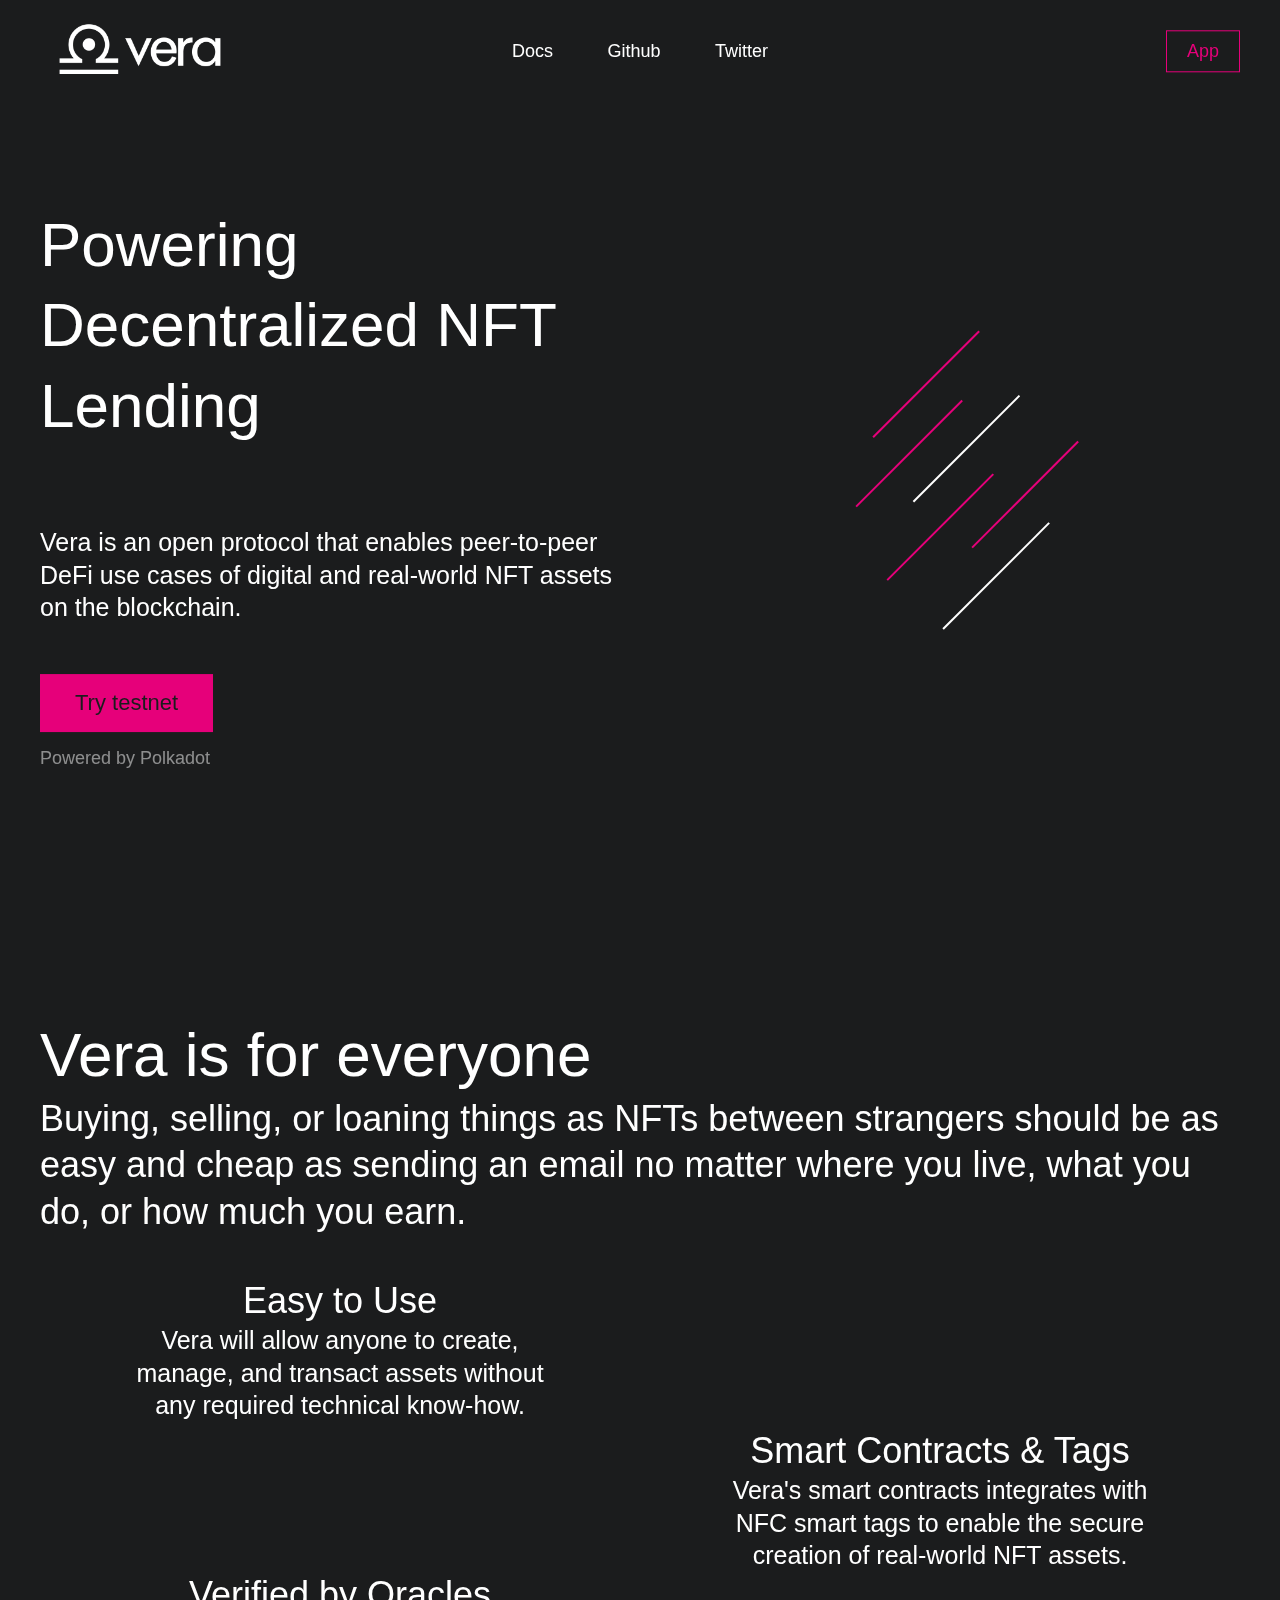
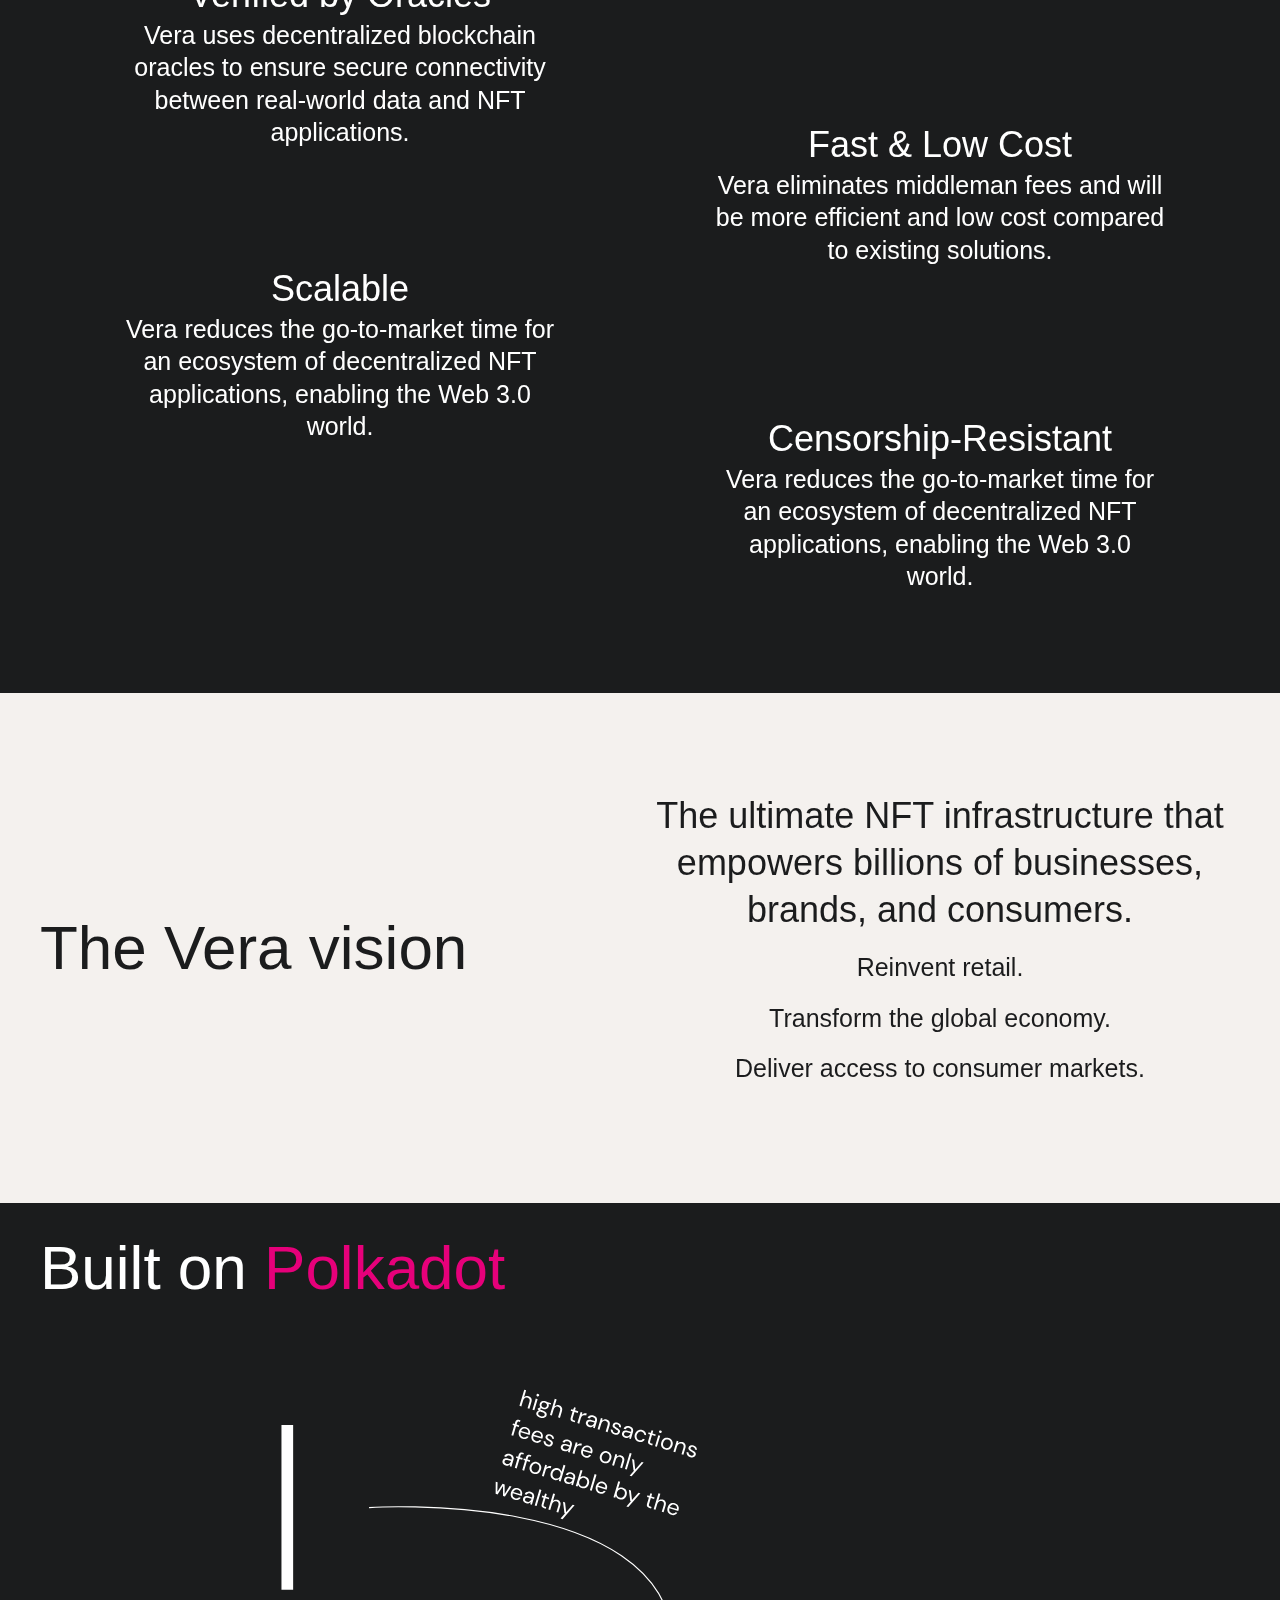
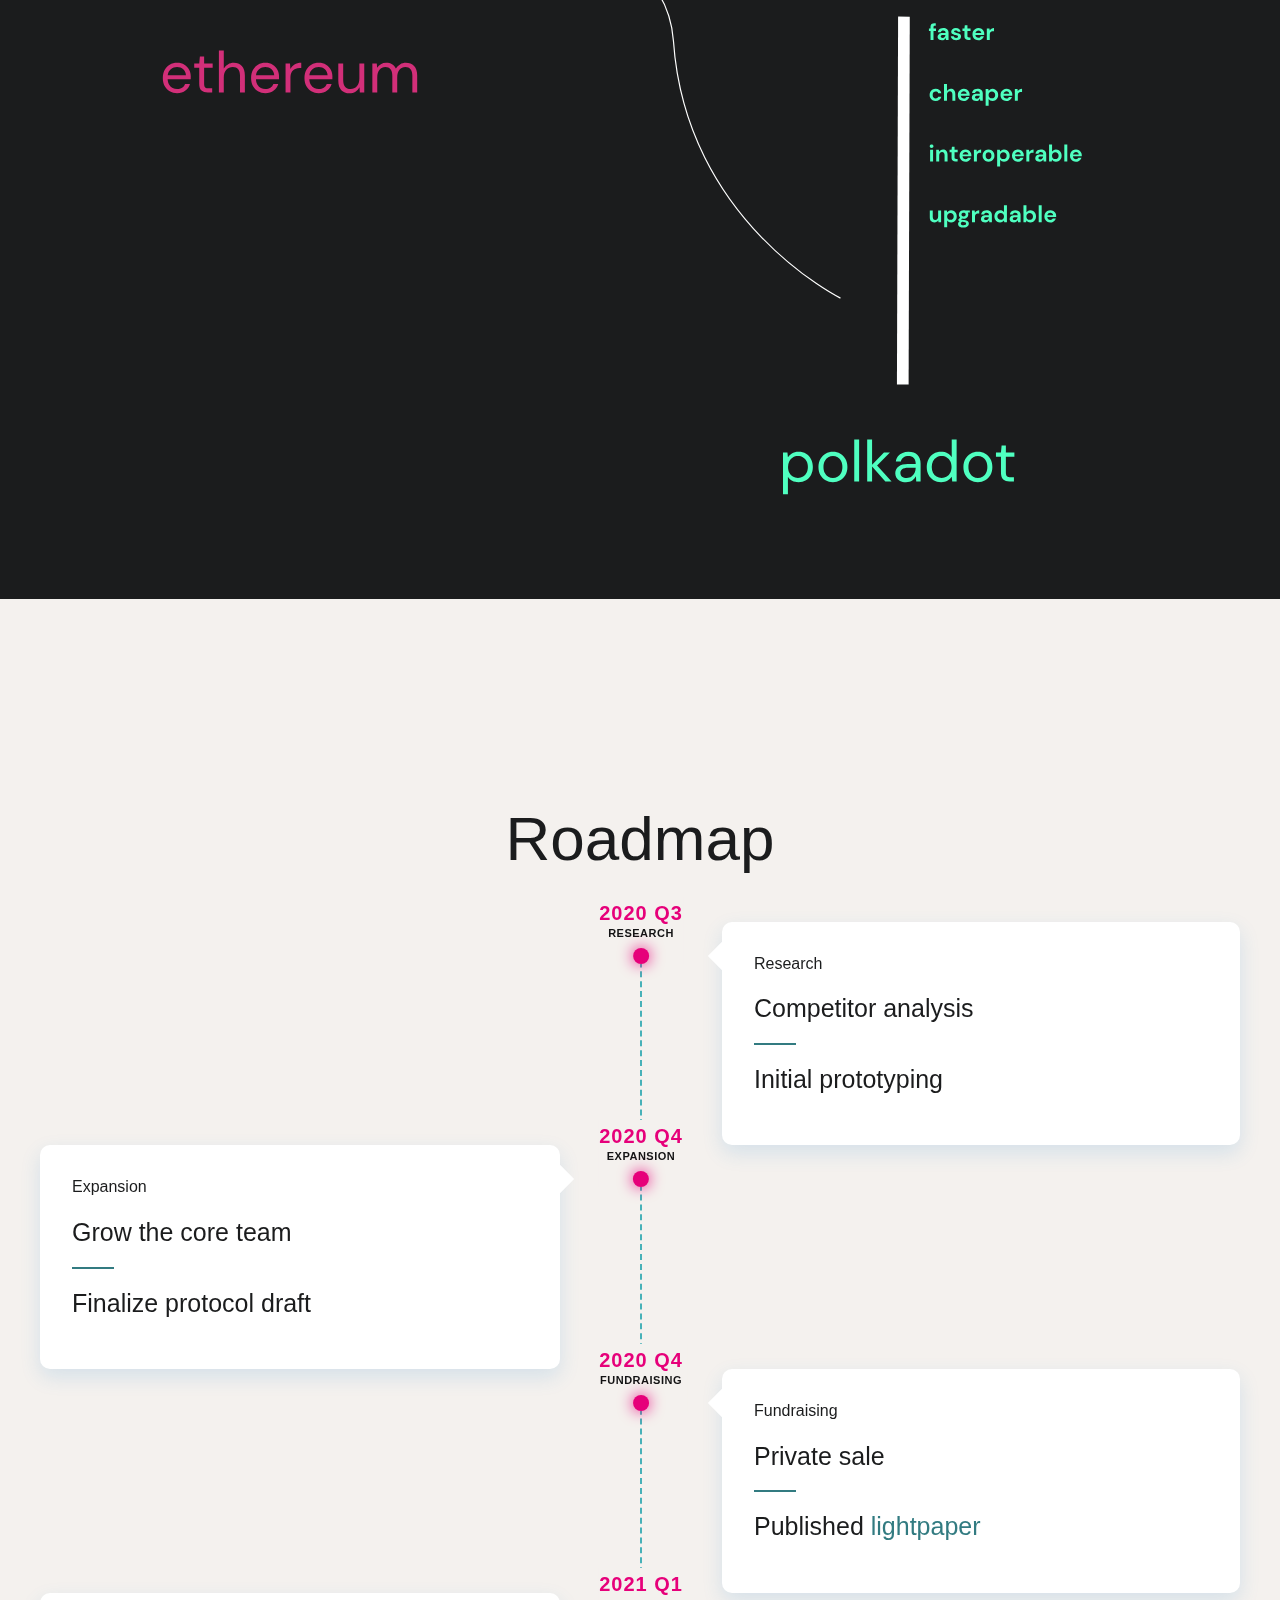
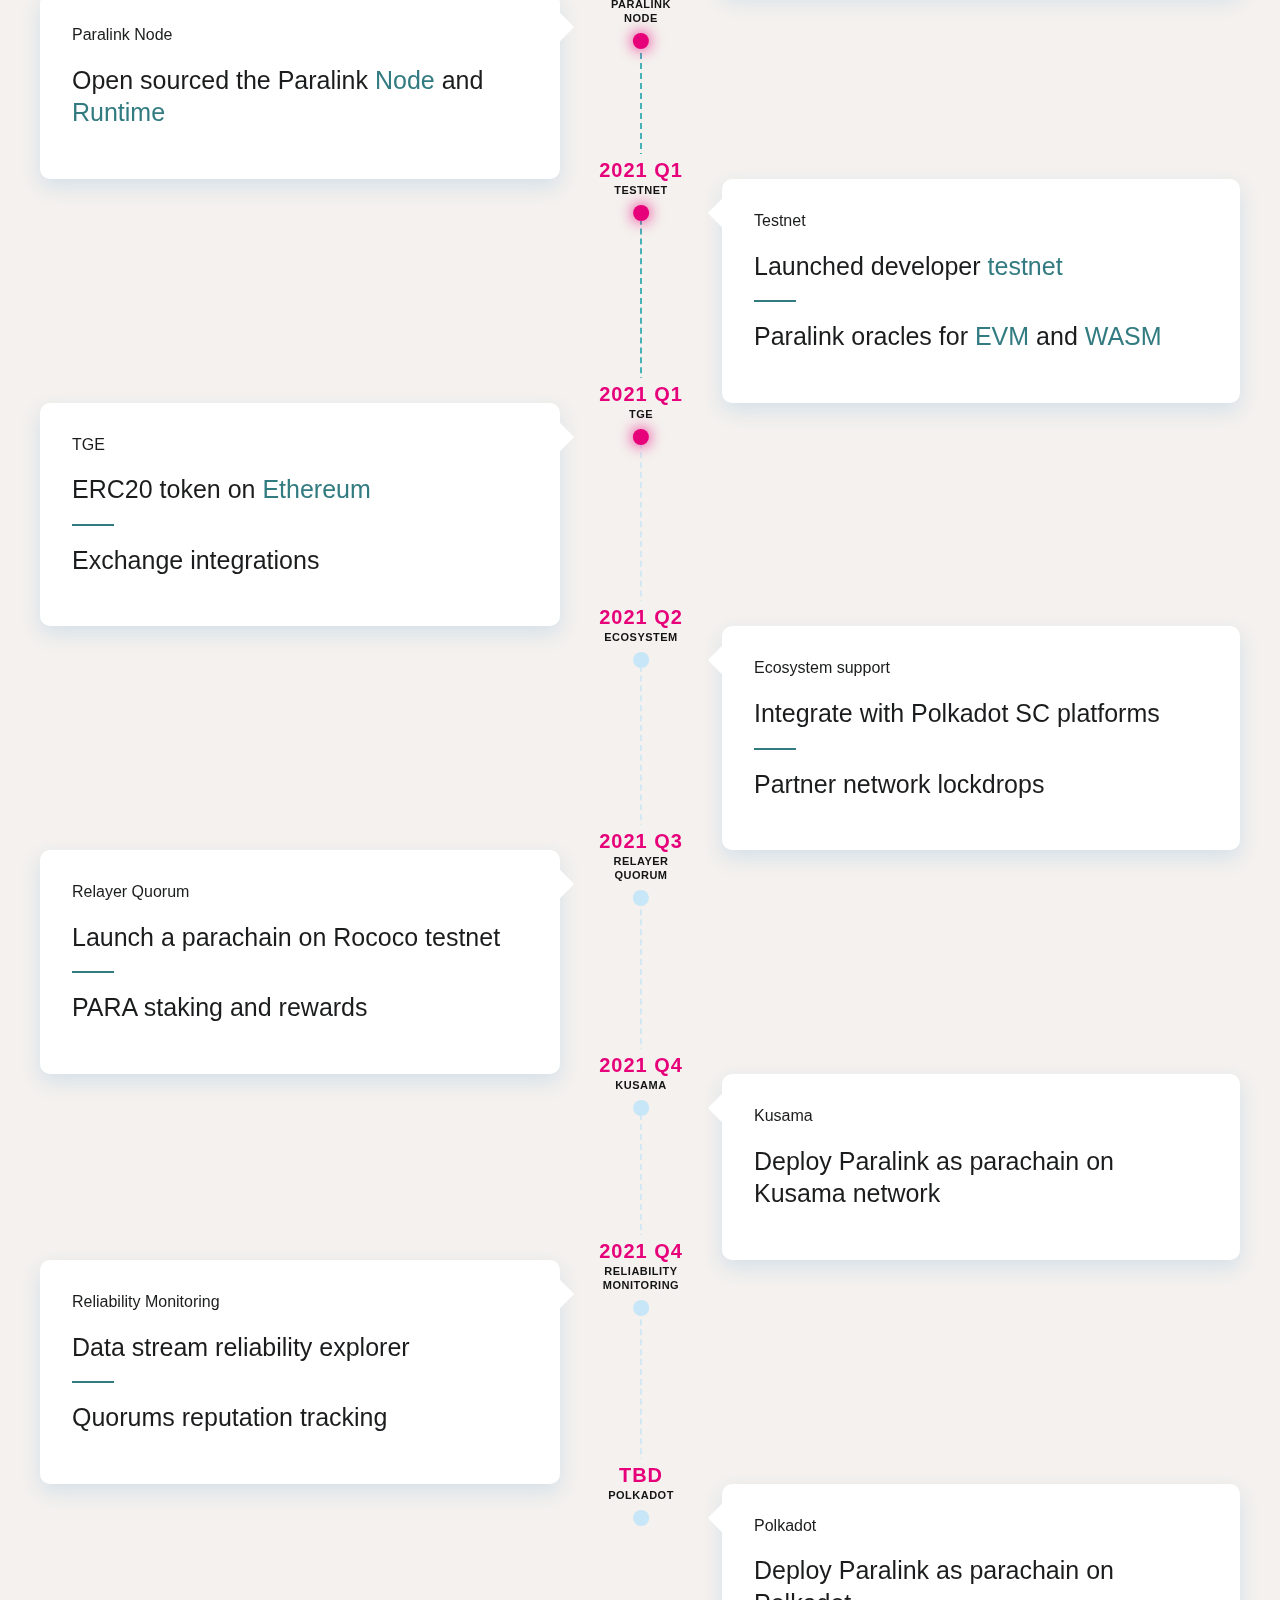
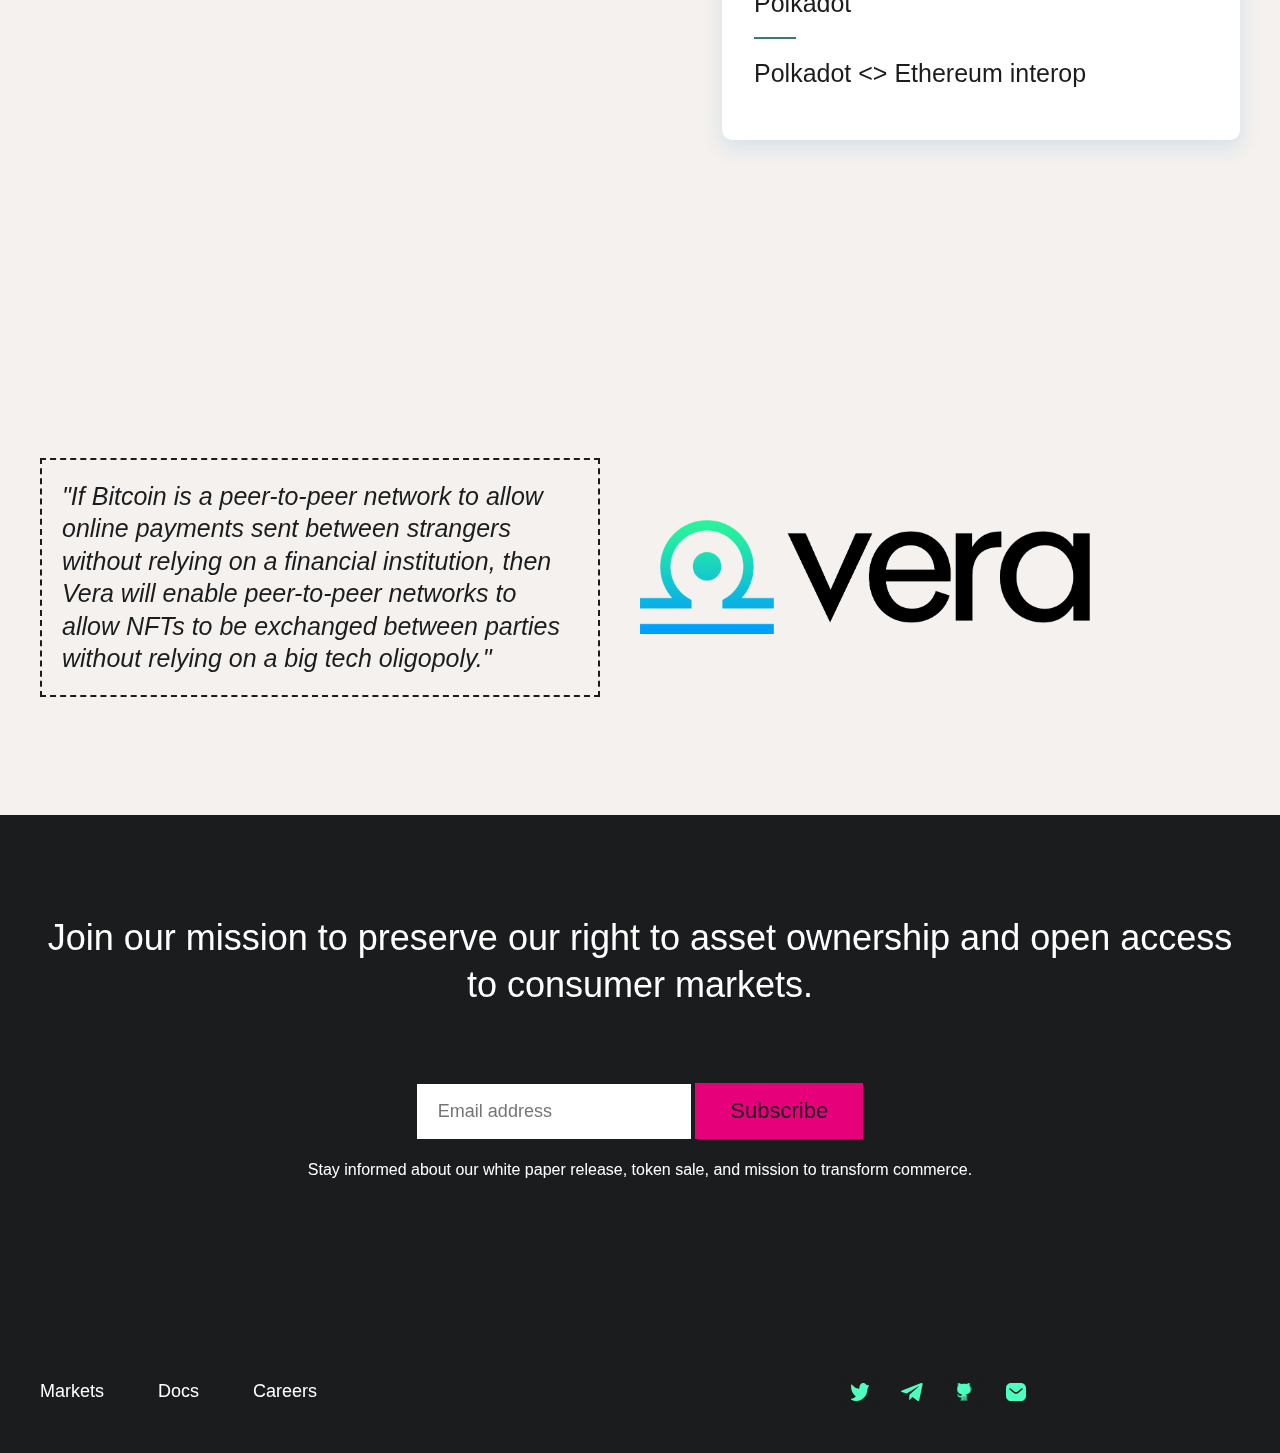
<file: parallel.fi/index.html>
<!DOCTYPE html>
<html>
<head>
	<meta charset="utf-8">
	<title>Vera Protocol | Reconstructing the Real World in Web 3.0</title>
	<meta http-equiv="x-ua-compatible" content="ie=edge">
	<meta name="viewport" content="width=device-width, initial-scale=1.0, minimum-scale=1.0, maximum-scale=1.0">
	<meta name="description" content="The Parallel Protocol is a decentralized lending/borrowing and staking protocol built on top of the Polkadot ecosystem. Our platform will allow users to earn 'double interests' from staking and lending their tokens simultaneously."/>
	<link rel="icon" type="favicon" href="favicon.ico">
	<link rel="stylesheet" type="text/css" href="assets/css/style.css" >

	<script type="text/javascript" src="assets/js/app.js"></script>


	<link rel="stylesheet" href="https://pro.fontawesome.com/releases/v5.14.0/css/all.css" integrity="sha384-VhBcF/php0Z/P5ZxlxaEx1GwqTQVIBu4G4giRWxTKOCjTxsPFETUDdVL5B6vYvOt" crossorigin="anonymous">    


	<script src="https://ajax.googleapis.com/ajax/libs/jquery/3.5.1/jquery.min.js"></script>
	<script type="text/javascript" src="assets/js/header.js"></script>
	<link rel="stylesheet" type="text/css" href="assets/css/header_animation.css" >

</head>
<body>
	<main id="ms">
		<header class="header">
			<div class="container">
				<div class="header__logo">
					<a href="#" class="header__logo__link">
						<mark>VeraProtocol</mark>
						<img width="200" height="50" src="./assets/img/logo-vera-white.svg">

					</a>
				</div>
				<nav class="header__navigation">
					<ul>
						<li><a href="https://docs.qa2.us/" target="_blank">Docs</a></li>
						<li><a href="https://github.com/VeraProtocol" target="_blank">Github</a></li>
						<li><a href="https://twitter.com/veraprotocol" target="_blank">Twitter</a></li>
						<li><a href="#footer" class="scroller">Social</a></li>
					</ul>
				</nav>
				<div class="header__link">
					<a href="http://18.219.122.155/" class="btn outline" target="_blank">App</a>
				</div>
				<div class="header__mobile">
					<a href="#" id="menu">
						<span></span><span></span><span></span>
					</a>
				</div>
			</div>
		</header>
		<section class="main">
			<div class="container">
				<div class="grid">
					<div class="grid__child">
						
						<div class="main__content">
							
						<h1 class="main__content__title cd-headline push">
							<br>
							Powering Decentralized NFT
							<div>
								<span class="cd-words-wrapper">
								  <b class="is-visible">Lending</b>
								  <b>Leasing</b>
								  <b>Exchange</b>
							   </span>
								<!-- <div class="main__content__title__rotate" id="rotator">
									<span><b>Lending</b></span>
									<span><b>Leasing</b></span>
									<span><b>Exchange</b></span>
								</div> -->
							</h1>
						</div>
						<div class="main__footer">
							<p>Vera is an open protocol that enables peer-to-peer DeFi use cases of digital and real-world NFT assets on the blockchain.</p>
							<!-- <p><span class="counter pink">$4,324,234,234.234</span> supplied in DOT (testnet)</p>
							<p><span class="counter green">$3,234,234,233.23</span> staked in DOT (testnet)</p> -->
							<div class="row">
							<a href="http://18.219.122.155/" target="_blank" class="btn solid">Try testnet</a>
						</div>
							<small class="pink">Powered by Polkadot</small>
						</div>


					</div>
					<div class="grid__child">
						<div class="svg mainlist"><span></span><span></span><span></span><span></span><span></span><span></span></div>
					</div>
				</div>
			</div>
		</section>
		<section class="solution">
			<div class="container">


				<h2>Vera is for everyone</h2>
				<h3>Buying, selling, or loaning things as NFTs between strangers should be as easy and cheap as sending an email no matter where you live, what you do, or how much you earn.
				</h3>
				<br>
				<br>
				<div class="grid">
					<div class="grid__child">
						<div class="solution__item">
							<i class="fal fa-mobile-alt fa-6x"></i>

							<h3>Easy to Use</h3>
							<p>Vera will allow anyone to create, manage, and transact assets without any required technical know-how.</p>
						</div>
					</div>
					<div class="grid__child">
						<div class="solution__item">
							<i class="fal fa-tag fa-6x"></i>
							<h3>Smart Contracts & Tags</h3>
							<p>Vera's smart contracts integrates with NFC smart tags to enable the secure creation of real-world NFT assets.</p>
						</div>
					</div>
				</div>
				<div class="grid">
					<div class="grid__child">
						<div class="solution__item">
							<i class="fal fa-balance-scale"></i>

							<h3>Verified by Oracles</h3>
							<p>Vera uses decentralized blockchain oracles to ensure secure connectivity between real-world data and NFT applications.</p>
						</div>
					</div>
					<div class="grid__child">
						<div class="solution__item">
							<i class="fal fa-shipping-fast"></i>
							
							<h3>Fast & Low Cost</h3>
							<p>Vera eliminates middleman fees and will be more efficient and low cost compared to existing solutions.</p>
						</div>
					</div>
				</div>
				<div class="grid">
					<div class="grid__child">
						<div class="solution__item">
							<i class="fal fa-expand"></i>

							<h3>Scalable</h3>
							<p>Vera reduces the go-to-market time for an ecosystem of decentralized NFT applications, enabling the Web 3.0 world.</p>
						</div>
					</div>
					<div class="grid__child">
						<div class="solution__item">
							<i class="fal fa-lock-alt"></i>

							<h3>Censorship-Resistant</h3>
							<p>Vera reduces the go-to-market time for an ecosystem of decentralized NFT applications, enabling the Web 3.0 world.</p>
						</div>
					</div>
				</div>
			</div>
		</section>
		<section class="lighter">
			<div class="container">
				<div class="grid">
					<div class="grid__child">
						<h2>The Vera vision</h2>
					</div>
					<div class="grid__child" style="text-align:center;">
						<h3>The ultimate NFT infrastructure that empowers billions of businesses, brands, and consumers.</h3>
						<br>
						<p>Reinvent retail.</p>
						<p>Transform the global economy.</p>
						<p>Deliver access to consumer markets.</p>						
						<br><br>

					</div>
				</div>
			</div>
			<!-- <div id="bg">
			  <div class="bg circle"></div><div class="bg circle"></div><div class="bg circle"></div><div class="bg circle"></div><div class="bg circle"></div><div class="bg triangle"></div><div class="bg triangle"></div><div class="bg triangle"></div><div class="bg triangle"></div><div class="bg triangle"></div><div class="bg circle"></div><div class="bg circle"></div><div class="bg circle"></div><div class="bg circle"></div><div class="bg circle"></div><div class="bg triangle"></div><div class="bg triangle"></div><div class="bg triangle"></div><div class="bg triangle"></div><div class="bg triangle"></div>
			</div> -->
		</section>
		<section class="built">
			<div class="container">
				<h2>Built on <strong>Polkadot</strong></h2>
				<!-- <h1>dsasas asd asd </h1> -->
				<img alt="A solution for everyone" class="solution__image" width="960" height="760" src="assets/img/sections/blockchain.svg">
			</div>
		</section>
		<!-- <section class="modular">
			<div class="container">
				<h2>Learn More About Our product: </h2>
				<div class="grid">
					<div class="grid__child">
						<ul class="modular__links">
							<li>
								<a class="underline" href="#" target="_blank">Testnet</a>
							</li>
							<li>
								<a class="underline" href="">Whitepaper (soon)</a>
							</li>
							<li>
								<a class="underline" href="#" target="_blank">Docs</a>
							</li>
						</ul>
					</div>
					<div class="grid__child">
						<div class="solutions__interest">
							<p >Get notified when our <br>product launches:</p>
							<a href="#getintouch" class="btn solid scroller">Subscribe</a>
							<a class="btn solid pinker" href="#" target="_blank">Follow us</a>
						</div>
					</div>

				</div>
			</div>
		</section> -->
		
  <!-- Start : TimeLine  -->
  <section class="lighter">
  <div id="timeline" class="section-roadmap">
    <div class="container">
		<h2>Roadmap</h2>
	</div>
	<br><br>
    <div class="container-timeline">
      <div class="process-wrapper">
        <div class="process-row">
          <div class="process-col-left"></div>
          <div class="process-col-right progress">
            <div class="process-number-wrapper">
              <div class="number-timeline">2020 Q3</div>
              <div class="process-number-title">Research</div>
              <div class="process-dot progress"></div>
            </div>
            <div class="process-block">
              <div class="process-triangle"></div>
              <h4 class="heading-timeline">Research</h4>
              <p class="paragraph-small">Competitor analysis</p>
              <div class="timeline-line"></div>
              <p class="paragraph-small">Initial prototyping</p>
            </div>
          </div>
        </div>
        <div class="process-row">
          <div class="process-col-left progress">
            <div class="process-block">
              <div class="process-triangle flipped"></div>
              <h4 class="heading-timeline">Expansion</h4>
              <p class="paragraph-small">Grow the core team</p>
              <div class="timeline-line"></div>
              <p class="paragraph-small">Finalize protocol draft</p>
            </div>
            <div class="process-number-wrapper flipped">
              <div class="number-timeline">2020 Q4</div>
              <div class="process-number-title">Expansion</div>
              <div class="process-dot progress"></div>
            </div>
          </div>
          <div class="process-col-right progress"></div>
        </div>
        <div class="process-row">
          <div class="process-col-left"></div>
          <div class="process-col-right progress">
            <div class="process-number-wrapper">
              <div class="number-timeline">2020 Q4</div>
              <div class="process-number-title">Fundraising</div>
              <div class="process-dot progress"></div>
            </div>
            <div class="process-block">
              <div class="process-triangle"></div>
              <h4 class="heading-timeline">Fundraising</h4>
              <p class="paragraph-small">Private sale</p>
              <div class="timeline-line"></div>
              <p class="paragraph-small">Published <a href="https://docs.paralink.network/whitepaper/summary.html" target="_blank" class="link-timeline">lightpaper</a>
              </p>
            </div>
          </div>
        </div>
        <div class="process-row">
          <div class="process-col-left progress">
            <div class="process-block">
              <div class="process-triangle flipped"></div>
              <h4 class="heading-timeline">Paralink Node</h4>
              <p class="paragraph-small">Open sourced the Paralink <a href="https://github.com/paralink-network/paralink-node"
                  target="_blank" class="link-timeline">Node</a> and <a href="https://github.com/paralink-network/paralink-substrate" target="_blank" class="link-timeline">Runtime</a></p>
            </div>
            <div class="process-number-wrapper flipped">
              <div class="number-timeline">2021 Q1</div>
              <div class="process-number-title">Paralink<br>Node</div>
              <div class="process-dot progress"></div>
            </div>
          </div>
          <div class="process-col-right progress"></div>
        </div>
        <div class="process-row">
          <div class="process-col-left"></div>
          <div class="process-col-right progress">
            <div class="process-number-wrapper">
              <div class="number-timeline">2021 Q1</div>
              <div class="process-number-title">Testnet</div>
              <div class="process-dot progress"></div>
            </div>
            <div class="process-block">
              <div class="process-triangle"></div>
              <h4 class="heading-timeline">Testnet</h4>

              <p class="paragraph-small">Launched developer <a
                  href="https://docs.paralink.network/developer-guide/testnet" target="_blank"
                  class="link-timeline">testnet</a>
              <div class="timeline-line"></div>
              <p class="paragraph-small">Paralink oracles for <a href="https://github.com/paralink-network/solidity-contracts"
                  target="_blank" class="link-timeline">EVM</a> and <a href="https://github.com/paralink-network/ink-contracts" target="_blank" class="link-timeline">WASM</a></p>
            </div>
          </div>
        </div>
        <div class="process-row">
          <div class="process-col-left progress">
            <div class="process-block">
              <div class="process-triangle flipped"></div>
              <h4 class="heading-timeline">TGE</h4>
              <p class="paragraph-small">ERC20 token on <a
                  href="https://etherscan.io/address/0x3a8d5BC8A8948b68DfC0Ce9C14aC4150e083518c"
                  target="_blank" class="link-timeline">Ethereum</a></p>
              <div class="timeline-line"></div>
              <p class="paragraph-small">Exchange integrations</p>
            </div>
            <div class="process-number-wrapper flipped">
              <div class="number-timeline">2021 Q1</div>
              <div class="process-number-title">TGE</div>
              <div class="process-dot progress"></div>
            </div>
          </div>
          <div class="process-col-right"></div>
        </div>
        <div class="process-row">
          <div class="process-col-left"></div>
          <div class="process-col-right">
            <div class="process-number-wrapper">
              <div class="number-timeline">2021 Q2</div>
              <div class="process-number-title">Ecosystem</div>
              <div class="process-dot"></div>
            </div>
            <div class="process-block">
              <div class="process-triangle"></div>
              <h4 class="heading-timeline">Ecosystem support</h4>
              <p class="paragraph-small">Integrate with Polkadot SC platforms</p>
              <div class="timeline-line"></div>
              <p class="paragraph-small">Partner network lockdrops</p>
            </div>
          </div>
        </div>
        <div class="process-row">
          <div class="process-col-left">
            <div class="process-block">
              <div class="process-triangle flipped"></div>
              <h4 class="heading-timeline">Relayer Quorum</h4>
              <p class="paragraph-small">Launch a parachain on Rococo testnet</p>
              <div class="timeline-line"></div>
              <p class="paragraph-small">PARA staking and rewards</p>
            </div>
            <div class="process-number-wrapper flipped">
              <div class="number-timeline">2021 Q3</div>
              <div class="process-number-title">Relayer<br>Quorum</div>
              <div class="process-dot"></div>
            </div>
          </div>
          <div class="process-col-right"></div>
        </div>
        <div class="process-row">
          <div class="process-col-left"></div>
          <div class="process-col-right">
            <div class="process-number-wrapper">
              <div class="number-timeline">2021 Q4</div>
              <div class="process-number-title">Kusama</div>
              <div class="process-dot"></div>
            </div>
            <div class="process-block">
              <div class="process-triangle"></div>
              <h4 class="heading-timeline">Kusama</h4>
              <p class="paragraph-small">Deploy Paralink as parachain on Kusama network</p>
            </div>
          </div>
        </div>
        <div class="process-row">
          <div class="process-col-left">
            <div class="process-block">
              <div class="process-triangle flipped"></div>
              <h4 class="heading-timeline">Reliability Monitoring</h4>
              <p class="paragraph-small">Data stream reliability explorer</p>
              <div class="timeline-line"></div>
              <p class="paragraph-small">Quorums reputation tracking</p>
            </div>
            <div class="process-number-wrapper flipped">
              <div class="number-timeline">2021 Q4</div>
              <div class="process-number-title">Reliability<br>Monitoring</div>
              <div class="process-dot"></div>
            </div>
          </div>
          <div class="process-col-right"></div>
        </div>
        <div class="process-row">
          <div class="process-col-left"></div>
          <div class="process-col-right last">
            <div class="process-number-wrapper">
              <div class="number-timeline">TBD</div>
              <div class="process-number-title">Polkadot</div>
              <div class="process-dot"></div>
            </div>
            <div class="process-block">
              <div class="process-triangle"></div>
              <h4 class="heading-timeline">Polkadot</h4>
              <p class="paragraph-small">Deploy Paralink as parachain on Polkadot</p>
              <div class="timeline-line"></div>
              <p class="paragraph-small">Polkadot &lt;&gt; Ethereum interop</p>
            </div>
          </div>
        </div>
      </div>
    </div>
  </div>
  </div>
		</section>
		<section class="lighter">
			<div class="container">
				<div class="grid">
					<div class="grid__child">
						<p style="font-style: italic; border: 2px dashed; padding:20px; margin-right: 40px;">"If Bitcoin is a peer-to-peer network to allow online payments sent between strangers without relying on a financial institution, then Vera will enable peer-to-peer networks to allow NFTs to be exchanged between parties without relying on a big tech oligopoly."</p>

					</div>
					<div class="grid__child">						
						<div class="svg rounds">
							<img src="assets/img/logo-vera.png">
						</div>
					</div>
				</div>
			</div>
		</section>
		<!-- <section class="team">
			<div class="container">
				<h2>Team</h2>
				<div class="grid" data-grid="4">
					<div class="grid__child">
						<div class="team__profile">
							<img width="139" height="126" src="assets/img/icons/team.png">
							<p class="team__profile__title">Yubo</p>
						</div>
					</div>
					<div class="grid__child">
						<div class="team__profile">
							<img width="139" height="126" src="assets/img/icons/team.png">
							<p class="team__profile__title">Zhou</p>
						</div>
					</div>
					<div class="grid__child">
						<div class="team__profile">
							<img width="139" height="126" src="assets/img/icons/team.png">
							<p class="team__profile__title">Remi</p>
						</div>
					</div>
					<div class="grid__child">
						<div class="team__profile">
							<img width="139" height="126" src="assets/img/icons/team.png">
							<p class="team__profile__title">R</p>
						</div>
					</div>
					<div class="grid__child">
						<div class="team__profile">
							<img width="139" height="126" src="assets/img/icons/team.png">
							<p class="team__profile__title">KC</p>
						</div>
					</div>
					<div class="grid__child">
						<div class="team__profile">
							<img width="139" height="126" src="assets/img/icons/team.png">
							<p class="team__profile__title">CJ</p>
						</div>
					</div>
					<div class="grid__child">
						<div class="team__profile">
							<img width="139" height="126" src="assets/img/icons/team.png">
							<p class="team__profile__title">Hai</p>
						</div>
					</div>
					<div class="grid__child">
						<div class="team__profile">
							<img width="139" height="126" src="assets/img/icons/team.png">
							<p class="team__profile__title">Li</p>
						</div>
					</div>
				</div>
			</div>
		</section> -->
		<section class="getintouch" id="getintouch">
			<div class="container" style="text-align:center;">
				<h3>Join our mission to preserve our right to asset ownership and open access to consumer markets.</h3>
				<form class="suscribe" target="_blank" action="https://veraprotocol.us4.list-manage.com/subscribe/post?u=f8d6efcbd47d19dc0a37fe303&amp;id=28af1977e4" method="post" autocomplete="off">
					<div class="suscribe__form">
						<div id="mce-responses" class="clear">
							<div class="response" id="mce-error-response" style="display:none"></div>
							<div class="response" id="mce-success-response" style="display:none"></div>
						</div>
						<input type="email" value="" name="EMAIL" id="mce-EMAIL" placeholder="Email address">
						<button type="submit" class="btn solid" name="subscribe" id="mc-embedded-subscribe">Subscribe</button>
						<br><br>
						<h5>Stay informed about our white paper release, token sale, and mission to transform commerce.</h5>
					</div>
				</form>
			</div>
		</section>
		<footer class="footer" id="footer">
			<div class="container">
				<div class="grid">
					<div class="grid__child">
						<nav class="footer__links">
							<ul>
								<li>
									<a href="#">Markets</a>
								</li>
								<li>
									<a href="https://docs.qa2.us/" target="_blank">Docs</a>
								</li>
								<li>
									<a href="#" target="_blank">Careers</a>
								</li>
							</ul>
						</nav>
					</div>
					<div class="grid__child">
						<nav class="footer__social">
							<ul>
								<li>
									<a href="https://twitter.com/veraprotocol" target="_blank">
										<svg width="18" height="18" viewBox="0 0 18 18" fill="none" xmlns="http://www.w3.org/2000/svg">
											<path d="M5.07303 17.993C6.55074 18.0487 8.02338 17.7704 9.4039 17.1745C10.7844 16.5787 12.0448 15.6774 13.1106 14.524C14.1764 13.3706 15.0259 11.9884 15.609 10.4591C16.1921 8.92983 16.4969 7.28452 16.5055 5.6204C17.1827 4.67717 17.6855 3.5911 17.9845 2.42601C18.0068 2.33396 18.005 2.23661 17.9793 2.14569C17.9536 2.05476 17.9051 1.97414 17.8396 1.91352C17.7742 1.85291 16.3195 3.25687 16.2353 3.24602C16.151 3.23517 17.4408 1.80998 17.3649 1.85237C17.0106 2.04432 16.6118 2.10633 16.2245 2.02965C15.8373 1.95297 15.4811 1.74147 15.2063 1.42496C14.8555 0.992565 14.4312 0.643828 13.9584 0.399408C13.4856 0.154989 12.9741 0.0198604 12.4541 0.00202928C11.9341 -0.0158019 11.4162 0.0840274 10.9311 0.295602C10.446 0.507176 10.0036 0.82619 9.63001 1.23374C9.11855 1.79125 8.74392 2.4882 8.54254 3.25687C8.34117 4.02553 8.31989 4.83975 8.48077 5.6204C5.13299 5.84536 2.83451 4.05695 0.995721 1.60492C0.940481 1.53451 0.868219 1.48373 0.787762 1.45878C0.707304 1.43383 0.622131 1.43578 0.542646 1.46441C0.46316 1.49304 0.392801 1.5471 0.34016 1.61999C0.28752 1.69288 0.254877 1.78145 0.246216 1.87487C-0.104082 4.06193 0.14861 6.31726 0.970356 8.33796C1.7921 10.3587 3.14355 12.048 4.84318 13.179C3.70357 14.65 2.1032 15.5687 0.376131 15.7435C0.283604 15.7607 0.19819 15.8101 0.131844 15.8848C0.0654969 15.9594 0.0215382 16.0555 0.00611911 16.1596C-0.00929994 16.2637 0.00459264 16.3707 0.0458525 16.4655C0.0871123 16.5603 0.153674 16.6382 0.236223 16.6883C1.73875 17.5334 3.39337 17.9798 5.07303 17.993Z" fill="#4FFFC0"/>
										</svg>
									</a>
								</li>
								<li>
									<a href="https://t.me/veraprotocol" target="_blank">
										<svg width="22" height="18" viewBox="0 0 22 18" fill="none" xmlns="http://www.w3.org/2000/svg">
											<path d="M8.47542 11.8632L8.11812 16.8888C8.62932 16.8888 8.85071 16.6692 9.11621 16.4055L11.5129 14.115L16.4791 17.7519C17.3899 18.2595 18.0316 17.9922 18.2773 16.914L21.537 1.63926L21.5379 1.63836C21.8268 0.291963 21.0511 -0.234534 20.1637 0.0957645L1.00275 7.43163C-0.304938 7.93922 -0.285138 8.66822 0.780456 8.99852L5.67913 10.5222L17.0578 3.40235C17.5933 3.04775 18.0802 3.24395 17.6797 3.59855L8.47542 11.8632Z" fill="#4FFFC0"/>
										</svg>
									</a>
								</li>
								<li>
									<a href="https://github.com/VeraProtocol" target="_blank">
										<svg width="15" height="18" viewBox="0 0 15 18" fill="none" xmlns="http://www.w3.org/2000/svg">
											<path d="M14.2745 7.54786C14.3413 7.12522 14.3829 6.6618 14.3934 6.14216C14.3894 3.914 13.3228 3.12557 13.1175 2.75595C13.4198 1.0677 13.0675 0.299763 12.9036 0.0368787C12.2993 -0.177641 10.8009 0.590554 9.98226 1.13133C8.64749 0.740613 5.82672 0.778748 4.7689 1.23246C2.81716 -0.16508 1.78488 0.0480108 1.78488 0.0480108C1.78488 0.0480108 1.11751 1.24472 1.60845 2.99544C0.966285 3.81377 0.487639 4.39234 0.487639 5.927C0.487639 6.29455 0.510467 6.64187 0.549204 6.97602C1.10224 9.88385 3.40634 11.1383 5.66963 11.3547C5.32904 11.6134 4.92016 12.1032 4.8636 12.6707C4.43565 12.9473 3.57482 13.0388 2.90543 12.8284C1.9675 12.532 1.60845 10.6747 0.203881 10.9396C-0.100035 10.9965 -0.039635 11.1969 0.223551 11.3678C0.651463 11.6454 1.05448 11.9904 1.36513 12.7287C1.60371 13.2955 2.10553 14.3076 3.69209 14.3076C4.32192 14.3076 4.76307 14.2331 4.76307 14.2331C4.76307 14.2331 4.77507 15.6775 4.77507 16.2409C4.77507 16.8892 3.90014 17.0712 3.90014 17.3822C3.90014 17.5059 4.18973 17.5177 4.42245 17.5177C4.88237 17.5177 5.83928 17.1346 5.83928 16.4607C5.83928 15.9253 5.84782 14.126 5.84782 13.8108C5.84782 13.1223 6.2168 12.9031 6.2168 12.9031C6.2168 12.9031 6.26197 16.5785 6.128 17.0713C5.97091 17.6507 5.68633 17.5684 5.68633 17.8263C5.68633 18.2111 6.83674 17.9204 7.21832 17.078C7.51351 16.42 7.38131 12.8158 7.38131 12.8158L7.68907 12.8091C7.68907 12.8091 7.6926 14.4598 7.682 15.2139C7.6709 15.995 7.59031 16.9825 8.05425 17.4485C8.35876 17.755 9.29168 18.2929 9.29168 17.8013C9.29168 17.5165 8.63839 17.2811 8.63839 16.5094V12.9543C9.03527 12.9543 9.11729 14.1229 9.11729 14.1229L9.26036 16.2939C9.26036 16.2939 9.16536 17.0861 10.1162 17.4168C10.4518 17.5343 11.1699 17.5663 11.2036 17.369C11.2373 17.1711 10.3389 16.8786 10.3304 16.2654C10.3258 15.892 10.3471 15.6734 10.3471 14.049C10.3471 12.4255 10.129 11.8249 9.36905 11.3463C11.573 11.1202 13.8621 10.1359 14.2745 7.54786Z" fill="#4FFFC0"/>
										</svg>

									</a>
								</li-->
<!-- 
								<li>
									<a href="#" target="_blank">
										<svg width="18" height="18" viewBox="0 0 18 18" fill="none" xmlns="http://www.w3.org/2000/svg">
											<g clip-path="url(#clip0)">
											<path d="M17.9955 18.0002V17.9994H18V11.3979C18 8.16841 17.3048 5.68066 13.5293 5.68066C11.7143 5.68066 10.4963 6.67666 9.99901 7.62091H9.94651V5.98216H6.36676V17.9994H10.0943V12.0489C10.0943 10.4822 10.3913 8.96716 12.3315 8.96716C14.2433 8.96716 14.2718 10.7552 14.2718 12.1494V18.0002H17.9955Z" fill="#4FFFC0"/>
											<path d="M0.296997 5.98291H4.029V18.0002H0.296997V5.98291Z" fill="#4FFFC0"/>
											<path d="M2.1615 0C0.96825 0 0 0.96825 0 2.1615C0 3.35475 0.96825 4.34325 2.1615 4.34325C3.35475 4.34325 4.323 3.35475 4.323 2.1615C4.32225 0.96825 3.354 0 2.1615 0V0Z" fill="#4FFFC0"/>
											</g>
											<defs>
											<clipPath id="clip0">
											<rect width="18" height="18" fill="white"/>
											</clipPath>
											</defs>
										</svg>
									</a>
								</li>
								<li>
									<a href="#" target="_blank">
										<svg width="24" height="18" viewBox="0 0 24 18" fill="none" xmlns="http://www.w3.org/2000/svg">
											<path d="M21.6603 2.11547L23.5385 0.379895V0H17.032L12.395 11.1486L7.1194 0H0.297173V0.379895L2.49115 2.93116C2.70496 3.11968 2.81677 3.39537 2.78833 3.67295V13.6989C2.856 14.0599 2.73438 14.4313 2.47154 14.6937L0 17.5869V17.9621H7.0076V17.5822L4.53606 14.6937C4.26831 14.4303 4.14179 14.0656 4.19573 13.6989V5.02674L10.3471 17.9668H11.0621L16.3514 5.02674V15.3351C16.3514 15.6069 16.3514 15.6628 16.167 15.8409L14.2643 17.6192V18H23.4953V17.6201L21.6613 15.8855C21.5004 15.768 21.4171 15.5709 21.4514 15.3796V2.62137C21.4171 2.42905 21.4994 2.232 21.6603 2.11547V2.11547Z" fill="#4FFFC0"/>
										</svg>
									</a>
								</li> -->
								<li>
									<a href="mailto:hello@veraprotocol.org" target="_blank">
										<svg width="20" height="18" viewBox="0 0 20 18" fill="none" xmlns="http://www.w3.org/2000/svg">
											<path d="M14.939 0C16.28 0 17.57 0.53 18.519 1.481C19.469 2.43 20 3.71 20 5.05V12.95C20 15.74 17.73 18 14.939 18H5.06C2.269 18 0 15.74 0 12.95V5.05C0 2.26 2.259 0 5.06 0H14.939ZM16.07 5.2C15.86 5.189 15.66 5.26 15.509 5.4L11 9C10.42 9.481 9.589 9.481 9 9L4.5 5.4C4.189 5.17 3.759 5.2 3.5 5.47C3.23 5.74 3.2 6.17 3.429 6.47L3.56 6.6L8.11 10.15C8.67 10.59 9.349 10.83 10.06 10.83C10.769 10.83 11.46 10.59 12.019 10.15L16.53 6.54L16.61 6.46C16.849 6.17 16.849 5.75 16.599 5.46C16.46 5.311 16.269 5.22 16.07 5.2Z" fill="#4FFFC0"/>
										</svg>

									</a>
								</li>
							</ul>
						</nav>
					</div>
				</div>
			</div>
		</footer>
	</main>
	<!-- <script> ms.init({cancelOnTouch: true, wrapperDamper: 0.06}); </script> -->

</body>
</html>
</file>
<file: parallel.fi/assets/css/style.css>
@import url("https://fonts.googleapis.com/css2?family=DM+Sans&display=swap");
html, body, div, span, applet, object, iframe,
h1, h2, h3, h4, h5, h6, p, blockquote, pre,
a, abbr, acronym, address, big, cite, code,
del, dfn, em, img, ins, kbd, q, s, samp,
small, strike, strong, sub, sup, tt, var,
b, u, i, center,
dl, dt, dd, ol, ul, li,
fieldset, form, label, legend,
table, caption, tbody, tfoot, thead, tr, th, td,
article, aside, canvas, details, embed,
figure, figcaption, footer, header, hgroup,
menu, nav, output, ruby, section, summary,
time, mark, audio, video {
  margin: 0;
  padding: 0;
  border: 0;
  font-size: 100%;
  font: inherit;
  font-family: inherit;
  vertical-align: baseline;
  color: inherit; }

a {
  text-decoration: none; }

p {
  color: inherit; }

/* HTML5 display-role reset for older browsers */
article, aside, details, figcaption, figure,
footer, header, hgroup, menu, nav, section {
  display: block; }

body {
  line-height: 1; }

ol, ul {
  list-style: none; }

blockquote, q {
  quotes: none; }

blockquote:before, blockquote:after,
q:before, q:after {
  content: '';
  content: none; }

table {
  border-collapse: collapse;
  border-spacing: 0; }

.grid, section, .header, .header__navigation ul li, .getintouch form .suscribe__form input, .getintouch form .suscribe__form button {
  -webkit-box-sizing: border-box;
  -moz-box-sizing: border-box;
  box-sizing: border-box; }

.header {
  max-width: 100%;
  width: 100%; }

.grid__child, .btn.solid, .header__navigation, .header__navigation ul li, .modular__links li a {
  display: inline-block;
  vertical-align: middle; }

.svg.rounds > div, .svg.stake .dot, .svg.stake .stake__container, .svg.double .circleone, .svg.double .circletwo, .footer__social ul li a svg {
  top: 50%;
  left: 50%;
  -webkit-transform: translate(-50%, -50%);
  -ms-transform: translate(-50%, -50%);
  transform: translate(-50%, -50%); }

.svg.stake .stake__container span:first-of-type + span + span + span, .svg.stake .stake__container span:first-of-type + span + span + span + span + span + span + span, .header__navigation ul li a:before, .footer__links ul li a:before {
  -webkit-transform: translateX(-50%);
  -ms-transform: translateX(-50%);
  transform: translateX(-50%); }

.svg.stake .stake__container span:first-of-type + span, .svg.stake .stake__container span:first-of-type + span + span + span + span + span, .header__logo, .header__link, .main > .container {
  top: 50%;
  -webkit-transform: translateY(-50%);
  -ms-transform: translateY(-50%);
  transform: translateY(-50%); }

.header__logo__link mark {
  overflow: hidden;
  width: 0px;
  height: 0px;
  text-indent: 100%;
  white-space: nowrap;
  display: block; }

.container {
  position: relative;
  max-width: 1200px;
  margin: 0px auto; }
  @media only screen and (max-width: 1250px) {
    .container {
      max-width: 940px; } }
  @media only screen and (max-width: 1250px) {
    .container {
      max-width: 100%;
      padding: 0px 25px; } }
  @media only screen and (max-width: 767px) {
    .container {
      padding: 0px 15px; } }

.grid {
  font-size: 0px; }
  .grid:after {
    display: table;
    clear: both;
    content: ''; }
  .grid__child {
    max-width: 50%;
    width: 100%; }
    .grid__child:first-of-type {
      text-align: left; }
      .grid__child:first-of-type + div {
        text-align: center; }
    @media only screen and (max-width: 767px) {
      .grid__child {
        max-width: 100%; } }
  [data-grid='4'] .grid__child {
    max-width: 25%;
    text-align: center; }
    @media only screen and (max-width: 767px) {
      [data-grid='4'] .grid__child {
        max-width: 50%; } }

.center {
  text-align: center; }

.right {
  text-align: right; }

.left {
  text-align: left; }

body {
  font-family: 'DM Sans', sans-serif;
  line-height: 1.3; }

h1, h2 {
  font-size: 62px; }
  @media only screen and (max-width: 1250px) {
    h1, h2 {
      font-size: 50px; } }
  @media only screen and (max-width: 767px) {
    h1, h2 {
      font-size: 40px; } }
  @media only screen and (max-width: 320px) {
    h1, h2 {
      font-size: 35px; } }

h3 {
  font-size: 36px; }
  @media only screen and (max-width: 1250px) {
    h3 {
      font-size: 29px; } }
  @media only screen and (max-width: 767px) {
    h3 {
      font-size: 25px; } }

p {
  font-size: 25px; }
  @media only screen and (max-width: 1250px) {
    p {
      font-size: 20px; } }
  @media only screen and (max-width: 767px) {
    p {
      font-size: 17px; } }

ul li a {
  font-size: 18px; }
  @media only screen and (max-width: 1250px) {
    ul li a {
      font-size: 15px; } }
  @media only screen and (max-width: 767px) {
    ul li a {
      font-size: 13px; } }

.pink {
  color: #e6007a; }

.green {
  color: #e6007a; }

.white {
  color: #fff; }

body {
  background: #1B1C1D;
  color: #fff; }

svg, main, path {
  will-change: transform; }

section {
  padding: 100px 0px; }
  @media only screen and (max-width: 767px) {
    section {
      padding: 50px 0px; } }

.btn.outline {
  border: 1px solid #e6007a;
  font-size: 18px;
  color: #e6007a;
  padding: 10px 20px;
  -webkit-transition: all 0.5s ease;
  transition: all 0.5s ease; }
  @media only screen and (max-width: 767px) {
    .btn.outline {
      font-size: 15px;
      padding: 8px 16px; } }
  @media only screen and (min-width: 1024px) {
    .btn.outline:hover {
      background: #e6007a;
      color: #fff; } }
.btn.solid {
  font-size: 22px;
  background: #e6007a;
  color: #1B1C1D;
  padding: 15px 35px;
  -webkit-transition: all 0.5s ease;
  transition: all 0.5s ease; }
  @media only screen and (max-width: 767px) {
    .btn.solid {
      font-size: 15px;
      padding: 8px 16px; } }
  @media only screen and (min-width: 1024px) {
    .btn.solid:hover {
      background: #e6007a;
      color: #fff; } }
  .btn.solid.pinker {
    background: #e6007a;
    -webkit-transition: all 0.5s ease;
    transition: all 0.5s ease; }
    @media only screen and (min-width: 1024px) {
      .btn.solid.pinker:hover {
        background: #e6007a; } }

@-webkit-keyframes logo {
  0% {
    transform: translate3d(0, 0, 0); }
  50% {
    transform: translate3d(0, 2px, 0); }
  100% {
    transform: translate3d(0, 0, 0); } }
@keyframes logo {
  0% {
    transform: translate3d(0, 0, 0); }
  50% {
    transform: translate3d(0, 2px, 0); }
  100% {
    transform: translate3d(0, 0, 0); } }
@-webkit-keyframes svg-mainlist {
  0% {
    width: 0px; }
  100% {
    width: 150px; } }
@keyframes svg-mainlist {
  0% {
    width: 0px; }
  100% {
    width: 150px; } }
@-webkit-keyframes rotates {
  0% {
    -webkit-transform: rotate(0deg);
    transform: rotate(0deg); }
  50% {
    -webkit-transform: rotate(90deg);
    transform: rotate(90deg); }
  100% {
    -webkit-transform: rotate(360deg);
    transform: rotate(360deg); } }
@keyframes rotates {
  0% {
    -webkit-transform: rotate(0deg);
    transform: rotate(0deg); }
  50% {
    -webkit-transform: rotate(90deg);
    transform: rotate(90deg); }
  100% {
    -webkit-transform: rotate(360deg);
    transform: rotate(360deg); } }
@-webkit-keyframes sizing {
  0% {
    width: 90%;
    height: 90%; }
  100% {
    width: 50%;
    height: 50%; } }
@keyframes sizing {
  0% {
    width: 90%;
    height: 90%; }
  100% {
    width: 50%;
    height: 50%; } }
@-webkit-keyframes lend {
  0% {
    height: 0%; }
  100% {
    height: 100%; } }
@keyframes lend {
  0% {
    height: 0%; }
  100% {
    height: 100%; } }
@-webkit-keyframes stake {
  0% {
    -webkit-transform: rotate(0deg) scale(0);
    transform: rotate(0deg) scale(0); }
  50% {
    -webkit-transform: rotate(90deg) scale(1);
    transform: rotate(90deg) scale(1); }
  100% {
    -webkit-transform: rotate(360deg) scale(0.95);
    transform: rotate(360deg) scale(0.95); } }
@keyframes stake {
  0% {
    -webkit-transform: rotate(0deg) scale(0);
    transform: rotate(0deg) scale(0); }
  50% {
    -webkit-transform: rotate(90deg) scale(1);
    transform: rotate(90deg) scale(1); }
  100% {
    -webkit-transform: rotate(360deg) scale(0.95);
    transform: rotate(360deg) scale(0.95); } }
@-webkit-keyframes double {
  0% {
    -webkit-transform: rotate(0deg) scale(0);
    transform: rotate(0deg) scale(0); }
  100% {
    -webkit-transform: rotate(360deg) scale(0.95);
    transform: rotate(360deg) scale(0.95); } }
@keyframes double {
  0% {
    -webkit-transform: rotate(0deg) scale(0);
    transform: rotate(0deg) scale(0); }
  100% {
    -webkit-transform: rotate(360deg) scale(0.95);
    transform: rotate(360deg) scale(0.95); } }
@-webkit-keyframes rotateText {
  0% {
    transform: translate3d(0, 0, 0); }
  25% {
    transform: translate3d(0, -70px, 0); }
  50% {
    transform: translate3d(0, -70px, 0); }
  75% {
    transform: translate3d(0, -70px, 0); }
  100% {
    transform: translate3d(0, -70px, 0); } }
@keyframes rotateText {
  0% {
    transform: translate3d(0, 0, 0); }
  25% {
    transform: translate3d(0, -70px, 0); }
  50% {
    transform: translate3d(0, -70px, 0); }
  75% {
    transform: translate3d(0, -70px, 0); }
  100% {
    transform: translate3d(0, -70px, 0); } }
@-webkit-keyframes rotateText {
  0% {
    transform: translate3d(0, 0, 0); }
  25% {
    transform: translate3d(0, -70px, 0); }
  50% {
    transform: translate3d(0, -70px, 0); }
  75% {
    transform: translate3d(0, -70px, 0); }
  100% {
    transform: translate3d(0, -70px, 0); } }
@keyframes closecandle {
  0% {
    bottom: -1px;
    height: 75px;
    right: -20px;
    width: 79px;
    transform: rotate(-180deg); }
  50% {
    bottom: -1px;
    right: -20px;
    height: 60px;
    width: 60px;
    transform: rotate(-60deg); }
  100% {
    bottom: -1px;
    right: 0px;
    height: 15px;
    width: 30px;
    transform: rotate(0deg); } }
@-webkit-keyframes closecandle {
  0% {
    bottom: -1px;
    height: 75px;
    right: -20px;
    width: 79px;
    transform: rotate(-180deg); }
  50% {
    bottom: -1px;
    right: -20px;
    height: 60px;
    width: 60px;
    transform: rotate(-60deg); }
  100% {
    bottom: -1px;
    right: 0px;
    height: 15px;
    width: 30px;
    transform: rotate(0deg); } }
@keyframes candleBase {
  0% {
    height: 0px; }
  100% {
    height: 43px; } }
@-webkit-keyframes candleBase {
  0% {
    height: 0px; }
  100% {
    height: 43px; } }
.header__logo__link svg path {
  -webkit-animation-name: logo;
  animation-name: logo;
  -webkit-animation-duration: 2s;
  animation-duration: 2s;
  -webkit-animation-timing-function: cubic-bezier(0.445, 0.05, 0.55, 0.95);
  animation-timing-function: cubic-bezier(0.445, 0.05, 0.55, 0.95);
  -webkit-animation-iteration-count: 1;
  animation-iteration-count: 1; }

.svg.mainlist span {
  -webkit-animation-name: svg-mainlist;
  animation-name: svg-mainlist;
  -webkit-animation-duration: 1s;
  animation-duration: 1s;
  -webkit-animation-timing-function: cubic-bezier(0.445, 0.05, 0.55, 0.95);
  animation-timing-function: cubic-bezier(0.445, 0.05, 0.55, 0.95);
  -webkit-animation-iteration-count: 1;
  animation-iteration-count: 1; }

.svg.lend.visible span {
  -webkit-animation-name: lend;
  animation-name: lend;
  -webkit-animation-duration: 1s;
  animation-duration: 1s;
  -webkit-animation-timing-function: cubic-bezier(0.445, 0.05, 0.55, 0.95);
  animation-timing-function: cubic-bezier(0.445, 0.05, 0.55, 0.95);
  -webkit-animation-iteration-count: 1;
  animation-iteration-count: 1;
  animation-fill-mode: forwards; }

#bg {
  left: 0px;
  top: 0px;
  position: absolute;
  z-index: 0;
  -moz-opacity: 0.22;
  -khtml-opacity: 0.22;
  opacity: 0.22;
  -moz-opacity: 0.35;
  -khtml-opacity: 0.35;
  opacity: 0.35;
  -moz-opacity: 0.72;
  -khtml-opacity: 0.72;
  opacity: 0.72;
  -moz-opacity: 0.65;
  -khtml-opacity: 0.65;
  opacity: 0.65;
  -moz-opacity: 0.1;
  -khtml-opacity: 0.1;
  opacity: 0.1;
  -moz-opacity: 0.94;
  -khtml-opacity: 0.94;
  opacity: 0.94;
  -moz-opacity: 0.21;
  -khtml-opacity: 0.21;
  opacity: 0.21;
  -moz-opacity: 0.95;
  -khtml-opacity: 0.95;
  opacity: 0.95;
  -moz-opacity: 0.67;
  -khtml-opacity: 0.67;
  opacity: 0.67;
  -moz-opacity: 0.52;
  -khtml-opacity: 0.52;
  opacity: 0.52;
  -moz-opacity: 0.66;
  -khtml-opacity: 0.66;
  opacity: 0.66;
  -moz-opacity: 0.14;
  -khtml-opacity: 0.14;
  opacity: 0.14;
  -moz-opacity: 0.91;
  -khtml-opacity: 0.91;
  opacity: 0.91;
  -moz-opacity: 0.32;
  -khtml-opacity: 0.32;
  opacity: 0.32;
  -moz-opacity: 0.17;
  -khtml-opacity: 0.17;
  opacity: 0.17;
  -moz-opacity: 0.8;
  -khtml-opacity: 0.8;
  opacity: 0.8;
  -moz-opacity: 0.92;
  -khtml-opacity: 0.92;
  opacity: 0.92;
  -moz-opacity: 0.1;
  -khtml-opacity: 0.1;
  opacity: 0.1;
  -moz-opacity: 0.02;
  -khtml-opacity: 0.02;
  opacity: 0.02;
  -moz-opacity: 0.55;
  -khtml-opacity: 0.55;
  opacity: 0.55; }
@keyframes bg-animation-1 {
  0% {
    transform: translate3d(25vw, 9.75vw, 21.5vw) rotate(0deg); }
  100% {
    transform: translate3d(86vw, 19.25vw, 18.75vw) rotate(360deg); } }
  #bg .bg:nth-child(1) {
    animation: bg-animation-1 60s infinite;
    animation-delay: -0.2s; }
  #bg .circle:nth-child(1) {
    height: 12px;
    width: 12px;
    background: #e6007a;
    border-radius: 50%; }
  #bg .triangle:nth-child(1) {
    width: 0;
    height: 0;
    border-left: 10px solid transparent;
    border-right: 10px solid transparent;
    border-bottom: 20px solid #e6007a; }
@keyframes bg-animation-2 {
  0% {
    transform: translate3d(85vw, 12.5vw, 1.75vw) rotate(0deg); }
  100% {
    transform: translate3d(55vw, 15vw, 4.5vw) rotate(360deg); } }
  #bg .bg:nth-child(2) {
    animation: bg-animation-2 60s infinite;
    animation-delay: -0.4s; }
  #bg .circle:nth-child(2) {
    height: 20px;
    width: 20px;
    background: #e6007a;
    border-radius: 50%; }
  #bg .triangle:nth-child(2) {
    width: 0;
    height: 0;
    border-left: 10px solid transparent;
    border-right: 10px solid transparent;
    border-bottom: 20px solid #e6007a; }
@keyframes bg-animation-3 {
  0% {
    transform: translate3d(52vw, 14.25vw, 18.5vw) rotate(0deg); }
  100% {
    transform: translate3d(46vw, 15.75vw, 21.25vw) rotate(360deg); } }
  #bg .bg:nth-child(3) {
    animation: bg-animation-3 60s infinite;
    animation-delay: -0.6s; }
  #bg .circle:nth-child(3) {
    height: 20px;
    width: 20px;
    background: #e6007a;
    border-radius: 50%; }
  #bg .triangle:nth-child(3) {
    width: 0;
    height: 0;
    border-left: 10px solid transparent;
    border-right: 10px solid transparent;
    border-bottom: 20px solid #e6007a; }
@keyframes bg-animation-4 {
  0% {
    transform: translate3d(49vw, 4vw, 11.5vw) rotate(0deg); }
  100% {
    transform: translate3d(68vw, 8.25vw, 10vw) rotate(360deg); } }
  #bg .bg:nth-child(4) {
    animation: bg-animation-4 60s infinite;
    animation-delay: -0.8s; }
  #bg .circle:nth-child(4) {
    height: 11px;
    width: 11px;
    background: #e6007a;
    border-radius: 50%; }
  #bg .triangle:nth-child(4) {
    width: 0;
    height: 0;
    border-left: 10px solid transparent;
    border-right: 10px solid transparent;
    border-bottom: 20px solid #e6007a; }
@keyframes bg-animation-5 {
  0% {
    transform: translate3d(70vw, 18.75vw, 14.5vw) rotate(0deg); }
  100% {
    transform: translate3d(73vw, 1.25vw, 12.25vw) rotate(360deg); } }
  #bg .bg:nth-child(5) {
    animation: bg-animation-5 60s infinite;
    animation-delay: -1s; }
  #bg .circle:nth-child(5) {
    height: 14px;
    width: 14px;
    background: #e6007a;
    border-radius: 50%; }
  #bg .triangle:nth-child(5) {
    width: 0;
    height: 0;
    border-left: 10px solid transparent;
    border-right: 10px solid transparent;
    border-bottom: 20px solid #e6007a; }
@keyframes bg-animation-6 {
  0% {
    transform: translate3d(47vw, 18.25vw, 5.25vw) rotate(0deg); }
  100% {
    transform: translate3d(29vw, 12vw, 19.5vw) rotate(360deg); } }
  #bg .bg:nth-child(6) {
    animation: bg-animation-6 60s infinite;
    animation-delay: -1.2s; }
  #bg .circle:nth-child(6) {
    height: 11px;
    width: 11px;
    background: #e6007a;
    border-radius: 50%; }
  #bg .triangle:nth-child(6) {
    width: 0;
    height: 0;
    border-left: 10px solid transparent;
    border-right: 10px solid transparent;
    border-bottom: 20px solid #e6007a; }
@keyframes bg-animation-7 {
  0% {
    transform: translate3d(74vw, 16.5vw, 21.25vw) rotate(0deg); }
  100% {
    transform: translate3d(29vw, 19vw, 5.25vw) rotate(360deg); } }
  #bg .bg:nth-child(7) {
    animation: bg-animation-7 60s infinite;
    animation-delay: -1.4s; }
  #bg .circle:nth-child(7) {
    height: 14px;
    width: 14px;
    background: #e6007a;
    border-radius: 50%; }
  #bg .triangle:nth-child(7) {
    width: 0;
    height: 0;
    border-left: 10px solid transparent;
    border-right: 10px solid transparent;
    border-bottom: 20px solid #e6007a; }
@keyframes bg-animation-8 {
  0% {
    transform: translate3d(23vw, 14.5vw, 9vw) rotate(0deg); }
  100% {
    transform: translate3d(30vw, 0.5vw, 19.25vw) rotate(360deg); } }
  #bg .bg:nth-child(8) {
    animation: bg-animation-8 60s infinite;
    animation-delay: -1.6s; }
  #bg .circle:nth-child(8) {
    height: 19px;
    width: 19px;
    background: #e6007a;
    border-radius: 50%; }
  #bg .triangle:nth-child(8) {
    width: 0;
    height: 0;
    border-left: 10px solid transparent;
    border-right: 10px solid transparent;
    border-bottom: 20px solid #e6007a; }
@keyframes bg-animation-9 {
  0% {
    transform: translate3d(16vw, 7.25vw, 10vw) rotate(0deg); }
  100% {
    transform: translate3d(36vw, 21vw, 16.5vw) rotate(360deg); } }
  #bg .bg:nth-child(9) {
    animation: bg-animation-9 60s infinite;
    animation-delay: -1.8s; }
  #bg .circle:nth-child(9) {
    height: 16px;
    width: 16px;
    background: #e6007a;
    border-radius: 50%; }
  #bg .triangle:nth-child(9) {
    width: 0;
    height: 0;
    border-left: 10px solid transparent;
    border-right: 10px solid transparent;
    border-bottom: 20px solid #e6007a; }
@keyframes bg-animation-10 {
  0% {
    transform: translate3d(90vw, 20.75vw, 4.5vw) rotate(0deg); }
  100% {
    transform: translate3d(42vw, 2.75vw, 21.75vw) rotate(360deg); } }
  #bg .bg:nth-child(10) {
    animation: bg-animation-10 60s infinite;
    animation-delay: -2s; }
  #bg .circle:nth-child(10) {
    height: 14px;
    width: 14px;
    background: #e6007a;
    border-radius: 50%; }
  #bg .triangle:nth-child(10) {
    width: 0;
    height: 0;
    border-left: 10px solid transparent;
    border-right: 10px solid transparent;
    border-bottom: 20px solid #e6007a; }
@keyframes bg-animation-11 {
  0% {
    transform: translate3d(58vw, 11.5vw, 9.25vw) rotate(0deg); }
  100% {
    transform: translate3d(12vw, 6.5vw, 5.5vw) rotate(360deg); } }
  #bg .bg:nth-child(11) {
    animation: bg-animation-11 60s infinite;
    animation-delay: -2.2s; }
  #bg .circle:nth-child(11) {
    height: 15px;
    width: 15px;
    background: #e6007a;
    border-radius: 50%; }
  #bg .triangle:nth-child(11) {
    width: 0;
    height: 0;
    border-left: 10px solid transparent;
    border-right: 10px solid transparent;
    border-bottom: 20px solid #e6007a; }
@keyframes bg-animation-12 {
  0% {
    transform: translate3d(27vw, 14vw, 1.75vw) rotate(0deg); }
  100% {
    transform: translate3d(61vw, 12vw, 9.25vw) rotate(360deg); } }
  #bg .bg:nth-child(12) {
    animation: bg-animation-12 60s infinite;
    animation-delay: -2.4s; }
  #bg .circle:nth-child(12) {
    height: 11px;
    width: 11px;
    background: #e6007a;
    border-radius: 50%; }
  #bg .triangle:nth-child(12) {
    width: 0;
    height: 0;
    border-left: 10px solid transparent;
    border-right: 10px solid transparent;
    border-bottom: 20px solid #e6007a; }
@keyframes bg-animation-13 {
  0% {
    transform: translate3d(19vw, 14.5vw, 15.75vw) rotate(0deg); }
  100% {
    transform: translate3d(90vw, 12vw, 9.75vw) rotate(360deg); } }
  #bg .bg:nth-child(13) {
    animation: bg-animation-13 60s infinite;
    animation-delay: -2.6s; }
  #bg .circle:nth-child(13) {
    height: 20px;
    width: 20px;
    background: #e6007a;
    border-radius: 50%; }
  #bg .triangle:nth-child(13) {
    width: 0;
    height: 0;
    border-left: 10px solid transparent;
    border-right: 10px solid transparent;
    border-bottom: 20px solid #e6007a; }
@keyframes bg-animation-14 {
  0% {
    transform: translate3d(31vw, 14.75vw, 16.75vw) rotate(0deg); }
  100% {
    transform: translate3d(77vw, 12.5vw, 12vw) rotate(360deg); } }
  #bg .bg:nth-child(14) {
    animation: bg-animation-14 60s infinite;
    animation-delay: -2.8s; }
  #bg .circle:nth-child(14) {
    height: 19px;
    width: 19px;
    background: #e6007a;
    border-radius: 50%; }
  #bg .triangle:nth-child(14) {
    width: 0;
    height: 0;
    border-left: 10px solid transparent;
    border-right: 10px solid transparent;
    border-bottom: 20px solid #e6007a; }
@keyframes bg-animation-15 {
  0% {
    transform: translate3d(64vw, 16.75vw, 1.75vw) rotate(0deg); }
  100% {
    transform: translate3d(15vw, 20vw, 18.5vw) rotate(360deg); } }
  #bg .bg:nth-child(15) {
    animation: bg-animation-15 60s infinite;
    animation-delay: -3s; }
  #bg .circle:nth-child(15) {
    height: 14px;
    width: 14px;
    background: #e6007a;
    border-radius: 50%; }
  #bg .triangle:nth-child(15) {
    width: 0;
    height: 0;
    border-left: 10px solid transparent;
    border-right: 10px solid transparent;
    border-bottom: 20px solid #e6007a; }
@keyframes bg-animation-16 {
  0% {
    transform: translate3d(37vw, 12.25vw, 9.25vw) rotate(0deg); }
  100% {
    transform: translate3d(72vw, 11.25vw, 3.5vw) rotate(360deg); } }
  #bg .bg:nth-child(16) {
    animation: bg-animation-16 60s infinite;
    animation-delay: -3.2s; }
  #bg .circle:nth-child(16) {
    height: 11px;
    width: 11px;
    background: #e6007a;
    border-radius: 50%; }
  #bg .triangle:nth-child(16) {
    width: 0;
    height: 0;
    border-left: 10px solid transparent;
    border-right: 10px solid transparent;
    border-bottom: 20px solid #e6007a; }
@keyframes bg-animation-17 {
  0% {
    transform: translate3d(67vw, 16.25vw, 13vw) rotate(0deg); }
  100% {
    transform: translate3d(62vw, 8.5vw, 19vw) rotate(360deg); } }
  #bg .bg:nth-child(17) {
    animation: bg-animation-17 60s infinite;
    animation-delay: -3.4s; }
  #bg .circle:nth-child(17) {
    height: 14px;
    width: 14px;
    background: #e6007a;
    border-radius: 50%; }
  #bg .triangle:nth-child(17) {
    width: 0;
    height: 0;
    border-left: 10px solid transparent;
    border-right: 10px solid transparent;
    border-bottom: 20px solid #e6007a; }
@keyframes bg-animation-18 {
  0% {
    transform: translate3d(66vw, 19.75vw, 6.25vw) rotate(0deg); }
  100% {
    transform: translate3d(9vw, 14.25vw, 4.5vw) rotate(360deg); } }
  #bg .bg:nth-child(18) {
    animation: bg-animation-18 60s infinite;
    animation-delay: -3.6s; }
  #bg .circle:nth-child(18) {
    height: 11px;
    width: 11px;
    background: #e6007a;
    border-radius: 50%; }
  #bg .triangle:nth-child(18) {
    width: 0;
    height: 0;
    border-left: 10px solid transparent;
    border-right: 10px solid transparent;
    border-bottom: 20px solid #e6007a; }
@keyframes bg-animation-19 {
  0% {
    transform: translate3d(76vw, 5vw, 10.5vw) rotate(0deg); }
  100% {
    transform: translate3d(40vw, 9.75vw, 3vw) rotate(360deg); } }
  #bg .bg:nth-child(19) {
    animation: bg-animation-19 60s infinite;
    animation-delay: -3.8s; }
  #bg .circle:nth-child(19) {
    height: 20px;
    width: 20px;
    background: #e6007a;
    border-radius: 50%; }
  #bg .triangle:nth-child(19) {
    width: 0;
    height: 0;
    border-left: 10px solid transparent;
    border-right: 10px solid transparent;
    border-bottom: 20px solid #e6007a; }
@keyframes bg-animation-20 {
  0% {
    transform: translate3d(8vw, 1.5vw, 3.75vw) rotate(0deg); }
  100% {
    transform: translate3d(80vw, 2vw, 3vw) rotate(360deg); } }
  #bg .bg:nth-child(20) {
    animation: bg-animation-20 60s infinite;
    animation-delay: -4s; }
  #bg .circle:nth-child(20) {
    height: 14px;
    width: 14px;
    background: #e6007a;
    border-radius: 50%; }
  #bg .triangle:nth-child(20) {
    width: 0;
    height: 0;
    border-left: 10px solid transparent;
    border-right: 10px solid transparent;
    border-bottom: 20px solid #e6007a; }

.svg.mainlist {
  display: inline-block;
  height: 150px;
  margin-top: 25px;
  margin-left: 25px;
  transform: rotate(-45deg); }
  @media only screen and (max-width: 767px) {
    .svg.mainlist {
      margin-bottom: 50px;
      transform: rotate(-45deg) scale(0.6);
      margin-left: 0px; } }
  .svg.mainlist span {
    position: absolute;
    width: 150px;
    height: 2px;
    display: block;
    background: #e6007a;
    -webkit-transition: width 0.5s cubic-bezier(0.445, 0.05, 0.55, 0.95);
    transition: width 0.5s cubic-bezier(0.445, 0.05, 0.55, 0.95); }
    .svg.mainlist span:first-of-type {
      left: -39px;
      -webkit-animation-delay: -.1s;
      animation-delay: -.1s; }
      .svg.mainlist span:first-of-type + span {
        top: 37px;
        right: -50px;
        -webkit-animation-delay: -.1s;
        animation-delay: -.1s;
        background: #e6007a; }
        .svg.mainlist span:first-of-type + span + span {
          top: 74px;
          left: -56px;
          background: #fff;
          -webkit-animation-delay: -.1s;
          animation-delay: -.1s; }
          .svg.mainlist span:first-of-type + span + span + span {
            top: 111px;
            right: -20px;
            -webkit-animation-delay: -.1s;
            animation-delay: -.1s; }
            .svg.mainlist span:first-of-type + span + span + span + span {
              top: 148px;
              left: -47px;
              background: #e6007a;
              -webkit-animation-delay: -.1s;
              animation-delay: -.1s; }
              .svg.mainlist span:first-of-type + span + span + span + span + span {
                top: 185px;
                right: -25px;
                background: #fff;
                -webkit-animation-delay: -.1s;
                animation-delay: -.1s; }
.svg.rounds {
  display: inline-block;
  position: relative; }
  @media only screen and (max-width: 980px) {
    .svg.rounds {
      margin-bottom: 50px; } }
  @media only screen and (max-width: 767px) {
    .svg.rounds {
      margin-bottom: 25px; } }
  .svg.rounds img {
    max-width: 75%;
    /* width: 335px;
    height: 335px;  */
  }
    @media only screen and (max-width: 767px) {
      .svg.rounds img {
        /* width: 250px;
        height: 250px;  */
      } }
  .svg.rounds > div {
    top: 0px;
    left: 0px;
    position: absolute;
    width: 100%;
    height: 100%;
    background: transparent;
    border: 3px dashed #1B1C1D;
    -webkit-border-radius: 50%;
    -moz-border-radius: 50%;
    border-radius: 50%;
    -webkit-box-shadow: 0px 0px 6px -2px rgba(0, 0, 0, 0.75);
    -moz-box-shadow: 0px 0px 6px -2px rgba(0, 0, 0, 0.75);
    box-shadow: 0px 0px 6px -2px rgba(0, 0, 0, 0.75);
    -webkit-animation-name: rotates;
    animation-name: rotates;
    -webkit-animation-duration: 0s;
    animation-duration: 10s;
    -webkit-animation-timing-function: linear;
    animation-timing-function: linear;
    -webkit-animation-iteration-count: infinite;
    animation-iteration-count: infinite; }
    .svg.rounds > div + div {
      left: 5%;
      top: 5%;
      width: 90%;
      height: 90%;
      border-color: #e6007a; }
.svg.lend {
  position: relative;
  display: block;
  margin: 0px auto;
  width: 88px;
  height: 88px;
  text-align: center;
  margin-bottom: 50px;
  overflow: hidden; }
  .svg.lend span {
    bottom: 0px;
    position: absolute;
    left: 0px;
    vertical-align: bottom;
    border-top-left-radius: 5px;
    border-top-right-radius: 5px;
    display: inline-block;
    margin: 0px 1px;
    width: 27px;
    height: 0%;
    background: #eee3e8; }
    .svg.lend span + span {
      left: 29px;
      bottom: -20%;
      height: 0%;
      -webkit-animation-delay: -.2s;
      animation-delay: -.2s; }
      .svg.lend span + span + span {
        bottom: -50%;
        left: 58px;
        height: 0%;
        -webkit-animation-delay: -.4s;
        animation-delay: -.4s; }

.svg.stake {
  position: relative;
  width: 110px;
  height: 110px;
  display: block;
  margin: 0px auto;
  margin-bottom: 35px; }
  .svg.stake.visible .dot {
    -moz-opacity: 1;
    -khtml-opacity: 1;
    opacity: 1; }
  .svg.stake.visible .stake__container {
    -webkit-animation-name: stake;
    animation-name: stake;
    animation-fill-mode: forwards;
    -webkit-animation-duration: 3s;
    animation-duration: 3s;
    -webkit-animation-timing-function: cubic-bezier(0.445, 0.05, 0.55, 0.95);
    animation-timing-function: cubic-bezier(0.445, 0.05, 0.55, 0.95);
    -webkit-animation-iteration-count: 1;
    animation-iteration-count: 1; }
  .svg.stake .dot {
    position: absolute;
    display: block;
    width: 40px;
    height: 40px;
    background: #eee3e8;
    -webkit-border-radius: 50%;
    -moz-border-radius: 50%;
    border-radius: 50%;
    position: absolute;
    -moz-opacity: 0;
    -khtml-opacity: 0;
    opacity: 0;
    -webkit-transition: all 0.25s linear;
    transition: all 0.25s linear; }
  .svg.stake .stake__container {
    -webkit-transform: rotate(0deg) scale(0);
    transform: rotate(0deg) scale(0);
    margin-top: -50%;
    margin-left: -50%;
    display: block;
    position: absolute;
    width: 110px;
    height: 110px; }
    .svg.stake .stake__container span {
      display: block;
      width: 20px;
      height: 20px;
      background: #eee3e8;
      -webkit-border-radius: 50%;
      -moz-border-radius: 50%;
      border-radius: 50%;
      position: absolute; }
      .svg.stake .stake__container span:first-of-type {
        width: 15px;
        height: 15px;
        left: 15px;
        bottom: 15px; }
        .svg.stake .stake__container span:first-of-type + span {
          width: 20px;
          height: 20px; }
          .svg.stake .stake__container span:first-of-type + span + span {
            top: 15px;
            left: 15px;
            width: 15px;
            height: 15px; }
            .svg.stake .stake__container span:first-of-type + span + span + span {
              top: 0px;
              left: 50%; }
              .svg.stake .stake__container span:first-of-type + span + span + span + span {
                width: 15px;
                height: 15px;
                right: 15px;
                top: 15px; }
                .svg.stake .stake__container span:first-of-type + span + span + span + span + span {
                  right: 0px; }
                  .svg.stake .stake__container span:first-of-type + span + span + span + span + span + span {
                    width: 15px;
                    height: 15px;
                    bottom: 15px;
                    right: 15px; }
                    .svg.stake .stake__container span:first-of-type + span + span + span + span + span + span + span {
                      bottom: 0px;
                      left: 50%; }
                      .svg.stake .stake__container span:first-of-type + span + span + span + span + span + span + span + span {
                        width: 15px;
                        height: 15px;
                        left: 15px;
                        bottom: 15px; }

.padlock {
  width: 63px;
  height: 90px;
  margin: 0px auto 20px auto; }
  .padlock__container {
    display: block;
    position: relative;
    width: 63px;
    height: 90px; }
    .padlock__container .padlock__box {
      display: block;
      width: 63px;
      height: 47px;
      overflow: hidden;
      position: relative; }
      .padlock__container .padlock__box__candlehide {
        width: 30px;
        background: #1B1C1D;
        display: block;
        height: 14px;
        position: absolute;
        z-index: 3;
        right: 0px;
        bottom: 0px;
        bottom: -1px;
        height: 75px;
        right: -20px;
        width: 79px;
        transform: rotate(-180deg);
        -webkit-border-radius: 10px;
        -moz-border-radius: 10px;
        border-radius: 10px; }
      .padlock__container .padlock__box__candle {
        width: 44px;
        height: 45px;
        background: #eee3e8;
        display: block;
        top: 8px;
        position: absolute;
        left: 10px;
        border-top-right-radius: 25px;
        border-top-left-radius: 25px; }
      .padlock__container .padlock__box__shadow {
        width: 22px;
        height: 32px;
        background: #1B1C1D;
        display: block;
        top: 19px;
        position: absolute;
        left: 21px;
        border-top-right-radius: 20px;
        border-top-left-radius: 20px; }
    .padlock__container .bg {
      position: absolute;
      width: 63px;
      height: 0px;
      left: 0px;
      bottom: 0px;
      background: #eee3e8; }
  .padlock.visible .padlock__box__candlehide {
    animation-delay: 1s;
    -webkit-animation-name: closecandle;
    animation-name: closecandle;
    -webkit-animation-duration: 1s;
    animation-duration: 1s;
    -webkit-animation-timing-function: linear;
    animation-timing-function: linear;
    -webkit-animation-iteration-count: 1;
    animation-iteration-count: 1;
    animation-fill-mode: forwards; }
  .padlock.visible .padlock__container .bg {
    -webkit-animation-name: candleBase;
    animation-name: candleBase;
    -webkit-animation-duration: 1s;
    animation-duration: 1s;
    -webkit-animation-timing-function: linear;
    animation-timing-function: linear;
    -webkit-animation-iteration-count: 1;
    animation-iteration-count: 1;
    animation-fill-mode: forwards; }

.svg.double {
  position: relative;
  margin: 0px auto;
  display: block;
  width: 80px;
  height: 120px;
  transform: scale(0); }
  @media only screen and (max-width: 767px) {
    .svg.double {
      top: 20px; } }
  .svg.double.visible {
    -webkit-animation-name: stake;
    animation-name: stake;
    animation-fill-mode: forwards;
    -webkit-animation-duration: 2s;
    animation-duration: 2s;
    -webkit-animation-timing-function: cubic-bezier(0.445, 0.05, 0.55, 0.95);
    animation-timing-function: cubic-bezier(0.445, 0.05, 0.55, 0.95);
    -webkit-animation-iteration-count: 1;
    animation-iteration-count: 1; }
  .svg.double .circleone, .svg.double .circletwo {
    display: block;
    position: absolute;
    width: 75px;
    height: 75px;
    background: #eee3e8;
    -webkit-border-radius: 50%;
    -moz-border-radius: 50%;
    border-radius: 50%; }
  .svg.double .circletwo {
    margin-top: -50px;
    border: 6px solid #1b1c1d; }
    .svg.double .circletwo:before {
      position: absolute;
      content: '';
      display: block;
      width: 15px;
      height: 55px;
      left: 30px;
      background: #1B1C1D;
      top: 48px;
      border-radius: 50px; }

body {
  margin: 0px;
  padding: 0px;
  font-family: sans-serif; }

a:hover, a:active {
  text-decoration: none; }

.home {
  width: 100%; }

.home:before {
  content: ' ';
  position: absolute;
  left: 0;
  right: 0;
  top: 0;
  bottom: 0;
  background-color: rgba(0, 0, 0, 0.9); }

.home h3 {
  position: absolute;
  font-size: 74px;
  text-align: left;
  color: #009393;
  margin-left: 15%;
  font-weight: 700; }

.main__content__title__rotate {
  display: block;
  overflow: hidden;
  position: relative;
  height: 62px;
  margin-top: 5px;
  width: 230px;
  -webkit-transition: width 0.25s linear;
  transition: width 0.25s linear; }
  @media only screen and (max-width: 1250px) {
    .main__content__title__rotate {
      height: 55px; } }
  @media only screen and (max-width: 767px) {
    .main__content__title__rotate {
      height: 42px; } }
  .main__content__title__rotate + span {
    margin-top: -12px; }
  .main__content__title__rotate.staking span, .main__content__title__rotate.lending span, .main__content__title__rotate.borrowing span {
    -webkit-transition: width 3s linear;
    transition: width 3s linear; }
  .main__content__title__rotate.staking b {
    color: #e6007a; }
  .main__content__title__rotate.staking span:first-of-type {
    top: -115px; }
    @media only screen and (max-width: 1250px) {
      .main__content__title__rotate.staking span:first-of-type {
        top: -100px; } }
    .main__content__title__rotate.staking span:first-of-type + span {
      top: -47px; }
      .main__content__title__rotate.staking span:first-of-type + span + span {
        top: -50px; }
  .main__content__title__rotate.lending {
    width: 240px; }
    .main__content__title__rotate.lending b {
      color: #e6007a; }
    .main__content__title__rotate.lending span:first-of-type {
      top: -195px; }
      .main__content__title__rotate.lending span:first-of-type + span {
        top: -115px; }
        @media only screen and (max-width: 1250px) {
          .main__content__title__rotate.lending span:first-of-type + span {
            top: -110px; } }
        .main__content__title__rotate.lending span:first-of-type + span + span {
          top: -50px; }
  .main__content__title__rotate.borrowing {
    width: 320px; }
    .main__content__title__rotate.borrowing span:first-of-type {
      top: -265px; }
      .main__content__title__rotate.borrowing span:first-of-type + span {
        top: -197px; }
        @media only screen and (max-width: 1250px) {
          .main__content__title__rotate.borrowing span:first-of-type + span {
            top: -170px; } }
        .main__content__title__rotate.borrowing span:first-of-type + span + span {
          top: -112px; }
  .main__content__title__rotate span {
    display: block;
    position: absolute; }
    .main__content__title__rotate span:first-of-type {
      -webkit-animation-name: rotateText;
      animation-name: rotateUp;
      -webkit-animation-duration: 9s;
      animation-duration: 9s;
      -webkit-animation-timing-function: linear;
      animation-timing-function: linear;
      -webkit-animation-iteration-count: infinite;
      animation-iteration-count: infinite;
      animation-fill-mode: forwards; }
      .main__content__title__rotate span:first-of-type b {
        top: 170px;
        position: absolute;
        -webkit-animation-name: rotateText;
        animation-name: rotateText;
        -webkit-animation-duration: 3s;
        animation-duration: 3s;
        -webkit-animation-timing-function: linear;
        animation-timing-function: linear;
        -webkit-animation-iteration-count: infinite;
        animation-iteration-count: infinite;
        animation-fill-mode: forwards; }
        @media only screen and (max-width: 1250px) {
          .main__content__title__rotate span:first-of-type b {
            top: 160px; } }
        .main__content__title__rotate span:first-of-type b:first-of-type {
          -webkit-animation-delay: 0s;
          animation-delay: 0s; }
          .main__content__title__rotate span:first-of-type b:first-of-type + b {
            left: 40px;
            -webkit-animation-delay: .1s;
            animation-delay: .1s; }
            @media only screen and (max-width: 1250px) {
              .main__content__title__rotate span:first-of-type b:first-of-type + b {
                left: 32px; } }
            @media only screen and (max-width: 767px) {
              .main__content__title__rotate span:first-of-type b:first-of-type + b {
                left: 29px; } }
            .main__content__title__rotate span:first-of-type b:first-of-type + b + b {
              left: 60px;
              -webkit-animation-delay: .2s;
              animation-delay: .2s; }
              @media only screen and (max-width: 1250px) {
                .main__content__title__rotate span:first-of-type b:first-of-type + b + b {
                  left: 48px; } }
              @media only screen and (max-width: 767px) {
                .main__content__title__rotate span:first-of-type b:first-of-type + b + b {
                  left: 43px; } }
              .main__content__title__rotate span:first-of-type b:first-of-type + b + b + b {
                left: 95px;
                -webkit-animation-delay: .3s;
                animation-delay: .3s; }
                @media only screen and (max-width: 1250px) {
                  .main__content__title__rotate span:first-of-type b:first-of-type + b + b + b {
                    left: 76px; } }
                @media only screen and (max-width: 767px) {
                  .main__content__title__rotate span:first-of-type b:first-of-type + b + b + b {
                    left: 68px; } }
                .main__content__title__rotate span:first-of-type b:first-of-type + b + b + b + b {
                  left: 128px;
                  -webkit-animation-delay: .4s;
                  animation-delay: .4s; }
                  @media only screen and (max-width: 1250px) {
                    .main__content__title__rotate span:first-of-type b:first-of-type + b + b + b + b {
                      left: 102px; } }
                  @media only screen and (max-width: 767px) {
                    .main__content__title__rotate span:first-of-type b:first-of-type + b + b + b + b {
                      left: 89px; } }
                  .main__content__title__rotate span:first-of-type b:first-of-type + b + b + b + b + b {
                    left: 143px;
                    -webkit-animation-delay: .5s;
                    animation-delay: .5s; }
                    @media only screen and (max-width: 1250px) {
                      .main__content__title__rotate span:first-of-type b:first-of-type + b + b + b + b + b {
                        left: 114px; } }
                    @media only screen and (max-width: 767px) {
                      .main__content__title__rotate span:first-of-type b:first-of-type + b + b + b + b + b {
                        left: 99px; } }
                    .main__content__title__rotate span:first-of-type b:first-of-type + b + b + b + b + b + b {
                      left: 180px;
                      -webkit-animation-delay: .6s;
                      animation-delay: .6s; }
                      @media only screen and (max-width: 1250px) {
                        .main__content__title__rotate span:first-of-type b:first-of-type + b + b + b + b + b + b {
                          left: 144px; } }
                      @media only screen and (max-width: 767px) {
                        .main__content__title__rotate span:first-of-type b:first-of-type + b + b + b + b + b + b {
                          left: 123px; } }
      .main__content__title__rotate span:first-of-type + span b {
        top: 170px;
        position: absolute;
        -webkit-animation-name: rotateText;
        animation-name: rotateText;
        -webkit-animation-duration: 3s;
        animation-duration: 3s;
        -webkit-animation-timing-function: linear;
        animation-timing-function: linear;
        -webkit-animation-iteration-count: infinite;
        animation-iteration-count: infinite;
        animation-fill-mode: forwards; }
        .main__content__title__rotate span:first-of-type + span b:first-of-type {
          -webkit-animation-delay: 0s;
          animation-delay: 0s; }
          .main__content__title__rotate span:first-of-type + span b:first-of-type + b {
            left: 34px;
            -webkit-animation-delay: .1s;
            animation-delay: .1s; }
            @media only screen and (max-width: 1250px) {
              .main__content__title__rotate span:first-of-type + span b:first-of-type + b {
                left: 28px; } }
            @media only screen and (max-width: 767px) {
              .main__content__title__rotate span:first-of-type + span b:first-of-type + b {
                left: 22px; } }
            .main__content__title__rotate span:first-of-type + span b:first-of-type + b + b {
              left: 69px;
              -webkit-animation-delay: .2s;
              animation-delay: .2s; }
              @media only screen and (max-width: 1250px) {
                .main__content__title__rotate span:first-of-type + span b:first-of-type + b + b {
                  left: 57px; } }
              @media only screen and (max-width: 767px) {
                .main__content__title__rotate span:first-of-type + span b:first-of-type + b + b {
                  left: 44px; } }
              .main__content__title__rotate span:first-of-type + span b:first-of-type + b + b + b {
                left: 104px;
                -webkit-animation-delay: .3s;
                animation-delay: .3s; }
                @media only screen and (max-width: 1250px) {
                  .main__content__title__rotate span:first-of-type + span b:first-of-type + b + b + b {
                    left: 85px; } }
                @media only screen and (max-width: 767px) {
                  .main__content__title__rotate span:first-of-type + span b:first-of-type + b + b + b {
                    left: 67px; } }
                .main__content__title__rotate span:first-of-type + span b:first-of-type + b + b + b + b {
                  left: 140px;
                  -webkit-animation-delay: .4s;
                  animation-delay: .4s; }
                  @media only screen and (max-width: 1250px) {
                    .main__content__title__rotate span:first-of-type + span b:first-of-type + b + b + b + b {
                      left: 113px; } }
                  @media only screen and (max-width: 767px) {
                    .main__content__title__rotate span:first-of-type + span b:first-of-type + b + b + b + b {
                      left: 90px; } }
                  .main__content__title__rotate span:first-of-type + span b:first-of-type + b + b + b + b + b {
                    left: 153px;
                    -webkit-animation-delay: .5s;
                    animation-delay: .5s; }
                    @media only screen and (max-width: 1250px) {
                      .main__content__title__rotate span:first-of-type + span b:first-of-type + b + b + b + b + b {
                        left: 124px; } }
                    @media only screen and (max-width: 767px) {
                      .main__content__title__rotate span:first-of-type + span b:first-of-type + b + b + b + b + b {
                        left: 99px; } }
                    .main__content__title__rotate span:first-of-type + span b:first-of-type + b + b + b + b + b + b {
                      left: 190px;
                      -webkit-animation-delay: .6s;
                      animation-delay: .6s; }
                      @media only screen and (max-width: 1250px) {
                        .main__content__title__rotate span:first-of-type + span b:first-of-type + b + b + b + b + b + b {
                          left: 153px; } }
                      @media only screen and (max-width: 767px) {
                        .main__content__title__rotate span:first-of-type + span b:first-of-type + b + b + b + b + b + b {
                          left: 121px; } }
      .main__content__title__rotate span:first-of-type + span + span b {
        top: 170px;
        position: absolute;
        -webkit-animation-name: rotateText;
        animation-name: rotateText;
        -webkit-animation-duration: 3s;
        animation-duration: 3s;
        -webkit-animation-timing-function: cubic-bezier(0.445, 0.05, 0.55, 0.95);
        animation-timing-function: cubic-bezier(0.445, 0.05, 0.55, 0.95);
        -webkit-animation-iteration-count: infinite;
        animation-iteration-count: infinite;
        animation-fill-mode: forwards; }
        .main__content__title__rotate span:first-of-type + span + span b:first-of-type {
          -webkit-animation-delay: 0s;
          animation-delay: 0s; }
          .main__content__title__rotate span:first-of-type + span + span b:first-of-type + b {
            left: 43px;
            -webkit-animation-delay: .1s;
            animation-delay: .1s; }
            @media only screen and (max-width: 1250px) {
              .main__content__title__rotate span:first-of-type + span + span b:first-of-type + b {
                left: 35px; } }
            @media only screen and (max-width: 767px) {
              .main__content__title__rotate span:first-of-type + span + span b:first-of-type + b {
                left: 27px; } }
            .main__content__title__rotate span:first-of-type + span + span b:first-of-type + b + b {
              left: 81px;
              -webkit-animation-delay: .2s;
              animation-delay: .2s; }
              @media only screen and (max-width: 1250px) {
                .main__content__title__rotate span:first-of-type + span + span b:first-of-type + b + b {
                  left: 65px; } }
              @media only screen and (max-width: 767px) {
                .main__content__title__rotate span:first-of-type + span + span b:first-of-type + b + b {
                  left: 50px; } }
              .main__content__title__rotate span:first-of-type + span + span b:first-of-type + b + b + b {
                left: 106px;
                -webkit-animation-delay: .3s;
                animation-delay: .3s; }
                @media only screen and (max-width: 1250px) {
                  .main__content__title__rotate span:first-of-type + span + span b:first-of-type + b + b + b {
                    left: 85px; } }
                @media only screen and (max-width: 767px) {
                  .main__content__title__rotate span:first-of-type + span + span b:first-of-type + b + b + b {
                    left: 66px; } }
                .main__content__title__rotate span:first-of-type + span + span b:first-of-type + b + b + b + b {
                  left: 131px;
                  -webkit-animation-delay: .4s;
                  animation-delay: .4s; }
                  @media only screen and (max-width: 1250px) {
                    .main__content__title__rotate span:first-of-type + span + span b:first-of-type + b + b + b + b {
                      left: 103px; } }
                  @media only screen and (max-width: 767px) {
                    .main__content__title__rotate span:first-of-type + span + span b:first-of-type + b + b + b + b {
                      left: 82px; } }
                  .main__content__title__rotate span:first-of-type + span + span b:first-of-type + b + b + b + b + b {
                    left: 167px;
                    -webkit-animation-delay: .5s;
                    animation-delay: .5s; }
                    @media only screen and (max-width: 1250px) {
                      .main__content__title__rotate span:first-of-type + span + span b:first-of-type + b + b + b + b + b {
                        left: 133px; } }
                    @media only screen and (max-width: 767px) {
                      .main__content__title__rotate span:first-of-type + span + span b:first-of-type + b + b + b + b + b {
                        left: 106px; } }
                    .main__content__title__rotate span:first-of-type + span + span b:first-of-type + b + b + b + b + b + b {
                      left: 214px;
                      -webkit-animation-delay: .6s;
                      animation-delay: .6s; }
                      @media only screen and (max-width: 1250px) {
                        .main__content__title__rotate span:first-of-type + span + span b:first-of-type + b + b + b + b + b + b {
                          left: 170px; } }
                      @media only screen and (max-width: 767px) {
                        .main__content__title__rotate span:first-of-type + span + span b:first-of-type + b + b + b + b + b + b {
                          left: 137px; } }
                      .main__content__title__rotate span:first-of-type + span + span b:first-of-type + b + b + b + b + b + b + b {
                        left: 230px;
                        -webkit-animation-delay: .6s;
                        animation-delay: .6s; }
                        @media only screen and (max-width: 1250px) {
                          .main__content__title__rotate span:first-of-type + span + span b:first-of-type + b + b + b + b + b + b + b {
                            left: 182px; } }
                        @media only screen and (max-width: 767px) {
                          .main__content__title__rotate span:first-of-type + span + span b:first-of-type + b + b + b + b + b + b + b {
                            left: 147px; } }
                        .main__content__title__rotate span:first-of-type + span + span b:first-of-type + b + b + b + b + b + b + b + b {
                          left: 270px;
                          -webkit-animation-delay: .6s;
                          animation-delay: .6s; }
                          @media only screen and (max-width: 1250px) {
                            .main__content__title__rotate span:first-of-type + span + span b:first-of-type + b + b + b + b + b + b + b + b {
                              left: 210px; } }
                          @media only screen and (max-width: 767px) {
                            .main__content__title__rotate span:first-of-type + span + span b:first-of-type + b + b + b + b + b + b + b + b {
                              left: 171px; } }
    .main__content__title__rotate span + span {
      top: 150px; }
      .main__content__title__rotate span + span + span {
        top: 225px; }

.header {
  position: fixed;
  left: 0px;
  top: 0px;
  text-align: center;
  vertical-align: middle;
  padding: 15px 0px;
  z-index: 99;
  background: #1B1C1D; }
  @media only screen and (max-width: 1250px) {
    .header {
      max-width: 100%;
      padding: 15px 25px; } }
  @media only screen and (max-width: 767px) {
    .header {
      height: 60px;
      padding: 15px; }
      .header:before {
        content: '';
        position: fixed;
        top: 0px;
        left: 0px;
        z-index: 2;
        width: 100%;
        height: 60px;
        background: #1B1C1D; } }
  .header__logo {
    position: absolute;
    left: 0px; }
    @media only screen and (max-width: 767px) {
      .header__logo {
        z-index: 2;
        top: 14px; } }
    .header__logo__link {
      overflow: hidden;
      text-indent: -9999px;
      display: block; }
      .header__logo__link svg {
        display: block; }
        .header__logo__link svg path {
          animation-duration: 3s;
          position: relative; }
          .header__logo__link svg path:first-of-type + path {
            -webkit-animation-delay: -.5s;
            animation-delay: -.5s; }
            .header__logo__link svg path:first-of-type + path + path {
              -webkit-animation-delay: -1s;
              animation-delay: -1s; }
              .header__logo__link svg path:first-of-type + path + path + path {
                -webkit-animation-delay: -1.5s;
                animation-delay: -1.5s; }
                .header__logo__link svg path:first-of-type + path + path + path + path {
                  -webkit-animation-delay: -2s;
                  animation-delay: -2s; }
                  .header__logo__link svg path:first-of-type + path + path + path + path + path {
                    -webkit-animation-delay: -2.5s;
                    animation-delay: -2.5s; }
  .header__navigation ul li {
    padding: 25px; }
    .header__navigation ul li a {
      position: relative;
      -webkit-transition: all 0.5s ease;
      transition: all 0.5s ease; }
      @media only screen and (max-width: 767px) {
        .header__navigation ul li a {
          font-size: 20px; } }
      .header__navigation ul li a:before {
        content: '';
        display: block;
        width: 0%;
        height: 1px;
        bottom: 0px;
        background: #e6007a;
        position: absolute;
        left: 50%;
        -webkit-transition: width 0.25s ease;
        transition: width 0.25s ease; }
      @media only screen and (min-width: 1024px) {
        .header__navigation ul li a:hover {
          color: #e6007a; }
          .header__navigation ul li a:hover:before {
            width: 100%; } }
    @media only screen and (max-width: 767px) {
      .header__navigation ul li {
        width: 100%; } }
    .header__navigation ul li:last-of-type {
      display: none; }
  @media only screen and (max-width: 767px) {
    .header__navigation {
      display: none;
      position: fixed;
      top: 0px;
      left: 0px;
      width: 100%;
      background: #1B1C1D;
      height: 100vh;
      padding-top: 75px; } }
  .header__link {
    position: absolute;
    right: 0px; }
    @media only screen and (max-width: 767px) {
      .header__link {
        z-index: 2;
        top: 14px;
        right: 50px; } }
  .header__mobile {
    display: none; }
    @media only screen and (max-width: 767px) {
      .header__mobile {
        position: absolute;
        right: 0px;
        top: 2px;
        z-index: 2;
        display: block; }
        .header__mobile a {
          display: block;
          width: 35px;
          height: 35px; }
          .header__mobile a span {
            margin: 10px auto;
            display: block;
            width: 35px;
            height: 1px;
            background: #e6007a; }
            .header__mobile a span:first-of-type {
              margin-top: 0px; } }
  .header.visible .header__navigation {
    display: block; }
  .header.visible .header__mobile span:first-of-type {
    transform: rotate(45deg);
    margin-top: 10px; }
    .header.visible .header__mobile span:first-of-type + span {
      opacity: 0; }
      .header.visible .header__mobile span:first-of-type + span + span {
        transform: rotate(-45deg);
        margin-top: -21px; }

.footer {
  padding: 40px 0px; }
  @media only screen and (max-width: 767px) {
    .footer .grid__child {
      text-align: center; } }
  @media only screen and (max-width: 980px) {
    .footer .grid__child + div {
      text-align: right; } }
  @media only screen and (max-width: 767px) {
    .footer .grid__child + div {
      text-align: center;
      margin-top: 25px; } }
  @media only screen and (max-width: 767px) {
    .footer {
      padding-top: 0px; } }
  .footer__links, .footer__social {
    vertical-align: middle;
    display: inline-block; }
    .footer__links ul li, .footer__social ul li {
      display: inline-block;
      padding: 0px 27px; }
      @media only screen and (max-width: 980px) {
        .footer__links ul li, .footer__social ul li {
          padding: 0px 20px; } }
      @media only screen and (max-width: 767px) {
        .footer__links ul li, .footer__social ul li {
          padding: 0px 15px; } }
      .footer__links ul li:first-of-type, .footer__social ul li:first-of-type {
        padding-left: 0px; }
        @media only screen and (max-width: 767px) {
          .footer__links ul li:first-of-type, .footer__social ul li:first-of-type {
            padding-left: 15px; } }
      .footer__links ul li a, .footer__social ul li a {
        position: relative; }
  .footer__links ul li a {
    -webkit-transition: all 0.5s ease;
    transition: all 0.5s ease; }
    .footer__links ul li a:before {
      content: '';
      display: block;
      width: 0%;
      height: 1px;
      bottom: 0px;
      background: #e6007a;
      position: absolute;
      left: 50%;
      -webkit-transition: width 0.25s ease;
      transition: width 0.25s ease; }
    @media only screen and (min-width: 1024px) {
      .footer__links ul li a:hover {
        color: #e6007a; }
        .footer__links ul li a:hover:before {
          width: 100%; } }
  .footer__social ul li {
    line-height: 1;
    padding: 0px 5px; }
    .footer__social ul li:first-of-type {
      padding-left: 0px; }
    @media only screen and (max-width: 320px) {
      .footer__social ul li {
        padding: 0px; } }
    .footer__social ul li a {
      position: relative;
      display: block;
      width: 22px;
      height: 22px;
      padding: 10px;
      -webkit-border-radius: 50%;
      -moz-border-radius: 50%;
      border-radius: 50%;
      background-color: #1B1C1D;
      -webkit-transition: background-color 0.5s ease;
      transition: background-color 0.5s ease; }
      .footer__social ul li a svg {
        position: absolute; }
        .footer__social ul li a svg path {
          -webkit-transition: fill 0.25s ease;
          transition: fill 0.25s ease; }
      @media only screen and (min-width: 1024px) {
        .footer__social ul li a:hover {
          background-color: rgba(255, 255, 255, 0.1); }
          .footer__social ul li a:hover svg path {
            fill: #fff; } }

@media only screen and (max-width: 767px) {
  body.visible footer {
    width: 100%;
    top: 70vh;
    z-index: 999;
    padding: 0px;
    position: fixed; } }
  @media only screen and (max-width: 767px) and (max-height: 600px) {
    body.visible footer {
      top: 80vh; } }
@media only screen and (max-width: 767px) {
    body.visible footer .grid .grid__child:first-of-type {
      display: none; }
      body.visible footer .grid .grid__child:first-of-type + div {
        margin-top: 0px; }
        body.visible footer .grid .grid__child:first-of-type + div nav {
          border-top: 1px dashed #e6007a;
          padding-top: 2.5vh; }
          body.visible footer .grid .grid__child:first-of-type + div nav ul li a {
            padding: 8px; } }

.main {
  height: 100vh;
  overflow: hidden; }
  @media only screen and (max-width: 767px) {
    .main .grid {
      display: flex;
      flex-direction: column-reverse; }
      .main .grid svg {
        max-width: 50%; } }
  .main__footer {
    margin-top: 80px; }
    @media only screen and (max-width: 767px) {
      .main__footer {
        margin-top: 50px; } }
    .main__footer p {
      margin-top: 15px; }
      @media only screen and (max-width: 767px) {
        .main__footer p {
          margin-top: 15px; } }
      .main__footer p span {
        font-weight: bold; }
        @media only screen and (max-width: 320px) {
          .main__footer p span {
            display: block;
            width: 100%; } }
    .main__footer a {
      margin: 50px 0px 10px 0px; }
    .main__footer small {
      display: block;
      padding: 5px 0px;
      font-size: 18px;
      color: rgba(255, 255, 255, 0.5); }
  .main + .lighter .grid__child:first-of-type + div {
    text-align: center; }
  @media only screen and (max-width: 767px) {
    .main + .lighter .grid {
      display: flex;
      flex-direction: column-reverse; }
      .main + .lighter .grid__child:first-of-type + div svg {
        margin-top: 0px;
        margin-bottom: 50px; } }
  @media only screen and (max-width: 980px) {
    .main + .lighter .grid {
      display: flex;
      flex-direction: column-reverse; }
      .main + .lighter .grid__child:first-of-type + div {
        text-align: center; }
        .main + .lighter .grid__child:first-of-type + div svg {
          margin-top: 0px;
          margin-bottom: 50px; } }

.lighter {
  overflow: hidden;
  position: relative;
  background: #F4F1EE;
  color: #1B1C1D; }
  .lighter .container {
    z-index: 2; }
  .lighter svg {
    display: block;
    margin: 0px auto; }
  .lighter p {
    margin: 18px 0px; }
  .lighter .grid__child:first-of-type + div {
    text-align: left; }
  @media only screen and (max-width: 980px) {
    .lighter .grid__child {
      max-width: 100%; }
      .lighter .grid__child svg {
        max-width: 100%;
        margin-top: 50px; } }
    @media only screen and (max-width: 980px) and (max-width: 767px) {
      .lighter .grid__child svg {
        max-width: 50%;
        height: auto; } }

.built {
  padding-top: 25px; }
  .built h2 {
    padding: 0px 0px 75px 0px; }
    .built h2 strong {
      color: #e6007a; }
    @media only screen and (max-width: 767px) {
      .built h2 {
        padding: 75px 0px 50px 0px; } }

.solution {
  padding-top: 25px; }
  .solution__image {
    display: block;
    max-width: 100%;
    height: auto;
    margin: 0px auto; }
  .solution h2 {
    padding: 90px 0px 0px; }
    @media only screen and (max-width: 767px) {
      .solution h2 {
        padding: 75px 0px 0px 0px;
        display: inline; } }
    .solution h2 + h2 {
      padding-top: 0px;
      padding-bottom: 100px;
      padding-left: 125px; }
      @media only screen and (max-width: 980px) {
        .solution h2 + h2 {
          padding-left: 0px; } }
      @media only screen and (max-width: 767px) {
        .solution h2 + h2 {
          padding-bottom: 50px; } }
  .solution__item {
    display: block;
    max-width: 450px;
    margin: 0px auto;
    text-align: center; }
    .solution__item svg {
      margin-bottom: 40px; }
      @media only screen and (max-width: 767px) {
        .solution__item svg {
          margin-bottom: 15px; } }
  .solution .grid__child:first-of-type {
    vertical-align: top; }
    .solution .grid__child:first-of-type + div {
      vertical-align: bottom;
      margin-top: 150px; }
      @media only screen and (max-width: 767px) {
        .solution .grid__child:first-of-type + div {
          margin-top: 50px; } }
  @media only screen and (max-width: 767px) {
    .solution .grid__child {
      margin-top: 50px; } }

.modular {
  padding-top: 0px;
  padding-bottom: 200px; }
  @media only screen and (max-width: 767px) {
    .modular {
      padding-bottom: 50px; } }
  .modular h2 {
    padding: 50px 0px 90px 0px; }
    @media only screen and (max-width: 767px) {
      .modular h2 {
        padding: 50px 0px; } }
  @media only screen and (max-width: 980px) {
    .modular .grid__child {
      box-sizing: border-box; } }
  @media only screen and (max-width: 980px) {
    .modular .grid__child:first-of-type {
      padding-right: 50px; }
      .modular .grid__child:first-of-type + div {
        padding-left: 50px; }
        .modular .grid__child:first-of-type + div a {
          margin: 10px 0px; } }
  @media only screen and (max-width: 767px) {
    .modular .grid__child:first-of-type + div {
      text-align: left;
      padding-left: 0px; }
      .modular .grid__child:first-of-type + div a:first-of-type {
        margin-right: 10px; } }
  .modular .small {
    font-size: 18px;
    padding: 25px 0px 15px 0px; }
  .modular .solutions__interest {
    text-align: left; }
    .modular .solutions__interest p {
      margin-bottom: 25px; }
    .modular .solutions__interest a {
      margin: 0px 15px; }
      .modular .solutions__interest a:first-of-type {
        margin-left: 0px; }
  .modular__links {
    text-align: left; }
    @media only screen and (max-width: 980px) {
      .modular__links {
        text-align: right; } }
    @media only screen and (max-width: 767px) {
      .modular__links {
        text-align: left;
        margin-bottom: 25px; } }
    .modular__links li {
      padding: 20px 0px; }
      @media only screen and (max-width: 767px) {
        .modular__links li {
          padding: 15px 0px; } }
      .modular__links li a {
        position: relative;
        font-size: 25px;
        -webkit-transition: all 0.5s ease;
        transition: all 0.5s ease; }
        .modular__links li a:after {
          position: absolute;
          left: 0px;
          content: '';
          width: 0%;
          display: block;
          height: 9px;
          background: #e6007a;
          -webkit-transition: width 0.25s cubic-bezier(0.445, 0.05, 0.55, 0.95);
          transition: width 0.25s cubic-bezier(0.445, 0.05, 0.55, 0.95); }
        @media only screen and (min-width: 1024px) {
          .modular__links li a:hover:after {
            width: 100%; } }

.team {
  padding-bottom: 50px; }
  @media only screen and (max-width: 767px) {
    .team {
      padding-bottom: 0px; } }
  .team .grid {
    padding-top: 75px; }
  .team__profile {
    padding: 25px 10px; }
    .team__profile__title {
      padding-top: 10px; }
    @media only screen and (max-width: 767px) {
      .team__profile img {
        max-width: 90%;
        height: auto; } }

@media only screen and (max-width: 767px) {
  .getintouch {
    padding-top: 0px; } }
.getintouch h2 {
  padding: 50px 0px; }
.getintouch form {
  padding: 50px 0px; }
  @media only screen and (max-width: 767px) {
    .getintouch form {
      padding-bottom: 0px; } }
  .getintouch form .suscribe__form {
    padding-top: 25px; }
    .getintouch form .suscribe__form input {
      display: inline-block;
      outline: none;
      border: 0px;
      padding: 15px 20px;
      font-size: 18px;
      line-height: 1.3;
      background: #fff;
      border: 1px solid #fff;
      -webkit-transition: all 0.25s cubic-bezier(0.445, 0.05, 0.55, 0.95);
      transition: all 0.25s cubic-bezier(0.445, 0.05, 0.55, 0.95); }
      .getintouch form .suscribe__form input.error {
        border-color: #e6007a; }
      @media only screen and (max-width: 767px) {
        .getintouch form .suscribe__form input {
          width: 100%;
          font-size: 15px; } }
      .getintouch form .suscribe__form input:focus {
        border-color: #e6007a;
        background: #1B1C1D;
        color: #fff; }
    .getintouch form .suscribe__form * {
      vertical-align: middle; }
    .getintouch form .suscribe__form button {
      cursor: pointer;
      border: 0px;
      outline: none; }
      @media only screen and (max-width: 767px) {
        .getintouch form .suscribe__form button {
          width: 70%;
          margin: 15px auto 0px auto;
          display: block;
          text-align: center; } }

/*# sourceMappingURL=style.css.map */


.section-roadmap {
  position: relative;
  display: -webkit-box;
  display: -webkit-flex;
  display: -ms-flexbox;
  display: flex;
  overflow: hidden;
  min-height: 800px;
  padding-top: 100px;
  padding-bottom: 100px;
  -webkit-box-orient: vertical;
  -webkit-box-direction: normal;
  -webkit-flex-direction: column;
  -ms-flex-direction: column;
  flex-direction: column;
  -webkit-box-pack: start;
  -webkit-justify-content: flex-start;
  -ms-flex-pack: start;
  justify-content: flex-start;
  -webkit-box-align: center;
  -webkit-align-items: center;
  -ms-flex-align: center;
  align-items: center;
  /* background-color: #F4F1EE; */
}

.timeline-line {
  width: 42px;
  height: 2px;
  margin-top: 10px;
  margin-bottom: 10px;
  background-color: #327b81;
}

.link-timeline {
  color: #327b81;
  text-decoration: none;
}

.heading-timeline {
  margin-top: 0px;
}

.process-block {
  position: relative;
  padding: 32px;
  border-radius: 10px;
  background-color: #fff;
  background-image: none;
  box-shadow: 0 8px 20px 0 rgba(40, 133, 208, 0.15);
  -webkit-transition: all 200ms ease;
  transition: all 200ms ease;
}

.process-block:hover {
  box-shadow: 0 8px 20px 0 rgba(40, 133, 208, 0.25);
}

.process-number-wrapper {
  position: absolute;
  left: 0%;
  top: 0%;
  right: auto;
  bottom: auto;
  z-index: 50;
  display: -webkit-box;
  display: -webkit-flex;
  display: -ms-flexbox;
  display: flex;
  margin-left: -1px;
  padding-top: 8px;
  -webkit-box-orient: vertical;
  -webkit-box-direction: normal;
  -webkit-flex-direction: column;
  -ms-flex-direction: column;
  flex-direction: column;
  -webkit-box-pack: center;
  -webkit-justify-content: center;
  -ms-flex-pack: center;
  justify-content: center;
  -webkit-box-align: center;
  -webkit-align-items: center;
  -ms-flex-align: center;
  align-items: center;
  background-color: #F4F1EE;
  -webkit-transform: translate(-50%, -25px);
  -ms-transform: translate(-50%, -25px);
  transform: translate(-50%, -25px);
}

.process-number-wrapper.flipped {
  left: auto;
  top: 0%;
  right: 0%;
  bottom: auto;
  margin-right: -1px;
  margin-left: 0px;
  -webkit-transform: translate(50%, -25px);
  -ms-transform: translate(50%, -25px);
  transform: translate(50%, -25px);
}

.process-col-left {
  position: relative;
  padding-right: 80px;
}

.process-wrapper {
  width: 100%;
  height: auto;
}

.process-dot {
  width: 16px;
  height: 16px;
  border-radius: 50%;
  background-color: #c7e6f7;
}

.process-dot.progress {
  background-color: #e6007a;
  box-shadow: 0 0 15px 0 #e6007a;
}

.process-number-title {
  margin-top: 0px;
  margin-bottom: 8px;
  padding-right: 5px;
  padding-left: 5px;
  color: #131314;
  font-size: 11px;
  line-height: 14px;
  font-weight: 600;
  text-align: center;
  letter-spacing: 0.5px;
  text-transform: uppercase;
}

.process-triangle {
  position: absolute;
  left: -10px;
  top: 24px;
  right: auto;
  bottom: auto;
  width: 20px;
  height: 20px;
  background-color: #fff;
  -webkit-transform: rotate(45deg);
  -ms-transform: rotate(45deg);
  transform: rotate(45deg);
}

.process-triangle.flipped {
  left: auto;
  top: 24px;
  right: -10px;
  bottom: auto;
  background-color: #fff;
}

.process-col-right {
  position: relative;
  padding-left: 80px;
  border-left: 2px dashed #d4e8f4;
}

.process-col-right.last {
  border-left-color: transparent;
}

.process-col-right.progress {
  border-left-color: #47B1B8;
}

.process-row {
  display: -ms-grid;
  display: grid;
  width: 100%;
  grid-auto-columns: 1fr;
  grid-column-gap: 0px;
  grid-row-gap: 0px;
  -ms-grid-columns: 1fr 1fr;
  grid-template-columns: 1fr 1fr;
  -ms-grid-rows: auto;
  grid-template-rows: auto;
}

.number-timeline {
  margin-bottom: 5px;
  color: #e6007a;
  font-size: 20px;
  line-height: 16px;
  font-weight: 600;
  letter-spacing: 1px;
  text-transform: uppercase;
}

.container-timeline {
  position: relative;
  z-index: 5;
  width: 100%;
  max-width: 1200px;
  margin-right: auto;
  margin-left: auto;
}

@media screen and (max-width: 991px) {

  .process-col-right {
    padding-right: 100px;
    padding-left: 80px;
    border-left: 2px dashed #d4d6df;
  }

  .process-col-left {
    padding-right: 100px;
    padding-left: 80px;
    border-left: 2px dashed #d4d6df;
  }


  .process-col-left.progress {
    border-left-color: #47B1B8;
  }

  .process-triangle.flipped {
    left: -10px;
    top: 32px;
    right: auto;
    bottom: auto;
  }

  .process-row {
    padding-bottom: 20px;
    -ms-grid-columns: 1fr;
    grid-template-columns: 1fr;
  }

  .container-timeline {
    padding-right: 20px;
    padding-left: 80px;
  }

}

@media screen and (max-width: 767px) {

  .process-block {
    padding: 24px;
  }

  .process-col-left {
    padding-left: 60px;
    padding-right: 90px;
  }

  .process-col-right {
    padding-left: 60px;
    padding-right: 90px;
  }

  .container-timeline {
    padding-left: 56px;
  }

}



/* Set size for font awesome icons*/
i.fal {
  font-size: 170px;
  margin-bottom:25px;
  /* color: #e6007a; */
  color: #e6007a;
}
</file>
<file: parallel.fi/assets/css/header_animation.css>
.cd-words-wrapper {
  display: inline-block;
  position: relative;
  text-align: left;
}

.cd-words-wrapper b {
  display: inline-block;
  position: absolute;
  white-space: nowrap;
  left: 0;
  top: 0;
}

.cd-words-wrapper b.is-visible {
  position: relative;
}

.no-js .cd-words-wrapper b {
  opacity: 0;
}

.no-js .cd-words-wrapper b.is-visible {
  opacity: 1;
}

/* -------------------------------- 

xrotate-1 

-------------------------------- */
.cd-headline.rotate-1 .cd-words-wrapper {
  -webkit-perspective: 300px;
  -moz-perspective: 300px;
  perspective: 300px;
}

.cd-headline.rotate-1 b {
  opacity: 0;
  -webkit-transform-origin: 50% 100%;
  -moz-transform-origin: 50% 100%;
  -ms-transform-origin: 50% 100%;
  -o-transform-origin: 50% 100%;
  transform-origin: 50% 100%;
  -webkit-transform: rotateX(180deg);
  -moz-transform: rotateX(180deg);
  -ms-transform: rotateX(180deg);
  -o-transform: rotateX(180deg);
  transform: rotateX(180deg);
}

.cd-headline.rotate-1 b.is-visible {
  opacity: 1;
  -webkit-transform: rotateX(0deg);
  -moz-transform: rotateX(0deg);
  -ms-transform: rotateX(0deg);
  -o-transform: rotateX(0deg);
  transform: rotateX(0deg);
  -webkit-animation: cd-rotate-1-in 1.2s;
  -moz-animation: cd-rotate-1-in 1.2s;
  animation: cd-rotate-1-in 1.2s;
}

.cd-headline.rotate-1 b.is-hidden {
  -webkit-transform: rotateX(180deg);
  -moz-transform: rotateX(180deg);
  -ms-transform: rotateX(180deg);
  -o-transform: rotateX(180deg);
  transform: rotateX(180deg);
  -webkit-animation: cd-rotate-1-out 1.2s;
  -moz-animation: cd-rotate-1-out 1.2s;
  animation: cd-rotate-1-out 1.2s;
}

@-webkit-keyframes cd-rotate-1-in {
  0% {
    -webkit-transform: rotateX(180deg);
    opacity: 0;
  }

  35% {
    -webkit-transform: rotateX(120deg);
    opacity: 0;
  }

  65% {
    opacity: 0;
  }

  100% {
    -webkit-transform: rotateX(360deg);
    opacity: 1;
  }
}

@-moz-keyframes cd-rotate-1-in {
  0% {
    -moz-transform: rotateX(180deg);
    opacity: 0;
  }

  35% {
    -moz-transform: rotateX(120deg);
    opacity: 0;
  }

  65% {
    opacity: 0;
  }

  100% {
    -moz-transform: rotateX(360deg);
    opacity: 1;
  }
}

@keyframes cd-rotate-1-in {
  0% {
    -webkit-transform: rotateX(180deg);
    -moz-transform: rotateX(180deg);
    -ms-transform: rotateX(180deg);
    -o-transform: rotateX(180deg);
    transform: rotateX(180deg);
    opacity: 0;
  }

  35% {
    -webkit-transform: rotateX(120deg);
    -moz-transform: rotateX(120deg);
    -ms-transform: rotateX(120deg);
    -o-transform: rotateX(120deg);
    transform: rotateX(120deg);
    opacity: 0;
  }

  65% {
    opacity: 0;
  }

  100% {
    -webkit-transform: rotateX(360deg);
    -moz-transform: rotateX(360deg);
    -ms-transform: rotateX(360deg);
    -o-transform: rotateX(360deg);
    transform: rotateX(360deg);
    opacity: 1;
  }
}

@-webkit-keyframes cd-rotate-1-out {
  0% {
    -webkit-transform: rotateX(0deg);
    opacity: 1;
  }

  35% {
    -webkit-transform: rotateX(-40deg);
    opacity: 1;
  }

  65% {
    opacity: 0;
  }

  100% {
    -webkit-transform: rotateX(180deg);
    opacity: 0;
  }
}

@-moz-keyframes cd-rotate-1-out {
  0% {
    -moz-transform: rotateX(0deg);
    opacity: 1;
  }

  35% {
    -moz-transform: rotateX(-40deg);
    opacity: 1;
  }

  65% {
    opacity: 0;
  }

  100% {
    -moz-transform: rotateX(180deg);
    opacity: 0;
  }
}

@keyframes cd-rotate-1-out {
  0% {
    -webkit-transform: rotateX(0deg);
    -moz-transform: rotateX(0deg);
    -ms-transform: rotateX(0deg);
    -o-transform: rotateX(0deg);
    transform: rotateX(0deg);
    opacity: 1;
  }

  35% {
    -webkit-transform: rotateX(-40deg);
    -moz-transform: rotateX(-40deg);
    -ms-transform: rotateX(-40deg);
    -o-transform: rotateX(-40deg);
    transform: rotateX(-40deg);
    opacity: 1;
  }

  65% {
    opacity: 0;
  }

  100% {
    -webkit-transform: rotateX(180deg);
    -moz-transform: rotateX(180deg);
    -ms-transform: rotateX(180deg);
    -o-transform: rotateX(180deg);
    transform: rotateX(180deg);
    opacity: 0;
  }
}

/* -------------------------------- 

xtype 

-------------------------------- */
.cd-headline.type .cd-words-wrapper {
  vertical-align: top;
  overflow: hidden;
}

.cd-headline.type .cd-words-wrapper::after {
  /* vertical bar */
  content: '';
  position: absolute;
  right: 0;
  top: 50%;
  bottom: auto;
  -webkit-transform: translateY(-50%);
  -moz-transform: translateY(-50%);
  -ms-transform: translateY(-50%);
  -o-transform: translateY(-50%);
  transform: translateY(-50%);
  height: 90%;
  width: 1px;
  background-color: #aebcb9;
}

.cd-headline.type .cd-words-wrapper.waiting::after {
  -webkit-animation: cd-pulse 1s infinite;
  -moz-animation: cd-pulse 1s infinite;
  animation: cd-pulse 1s infinite;
}

.cd-headline.type .cd-words-wrapper.selected {
  background-color: #aebcb9;
}

.cd-headline.type .cd-words-wrapper.selected::after {
  visibility: hidden;
}

.cd-headline.type .cd-words-wrapper.selected b {
  color: #0d0d0d;
}

.cd-headline.type b {
  visibility: hidden;
}

.cd-headline.type b.is-visible {
  visibility: visible;
}

.cd-headline.type i {
  position: absolute;
  visibility: hidden;
}

.cd-headline.type i.in {
  position: relative;
  visibility: visible;
}

@-webkit-keyframes cd-pulse {
  0% {
    -webkit-transform: translateY(-50%) scale(1);
    opacity: 1;
  }

  40% {
    -webkit-transform: translateY(-50%) scale(0.9);
    opacity: 0;
  }

  100% {
    -webkit-transform: translateY(-50%) scale(0);
    opacity: 0;
  }
}

@-moz-keyframes cd-pulse {
  0% {
    -moz-transform: translateY(-50%) scale(1);
    opacity: 1;
  }

  40% {
    -moz-transform: translateY(-50%) scale(0.9);
    opacity: 0;
  }

  100% {
    -moz-transform: translateY(-50%) scale(0);
    opacity: 0;
  }
}

@keyframes cd-pulse {
  0% {
    -webkit-transform: translateY(-50%) scale(1);
    -moz-transform: translateY(-50%) scale(1);
    -ms-transform: translateY(-50%) scale(1);
    -o-transform: translateY(-50%) scale(1);
    transform: translateY(-50%) scale(1);
    opacity: 1;
  }

  40% {
    -webkit-transform: translateY(-50%) scale(0.9);
    -moz-transform: translateY(-50%) scale(0.9);
    -ms-transform: translateY(-50%) scale(0.9);
    -o-transform: translateY(-50%) scale(0.9);
    transform: translateY(-50%) scale(0.9);
    opacity: 0;
  }

  100% {
    -webkit-transform: translateY(-50%) scale(0);
    -moz-transform: translateY(-50%) scale(0);
    -ms-transform: translateY(-50%) scale(0);
    -o-transform: translateY(-50%) scale(0);
    transform: translateY(-50%) scale(0);
    opacity: 0;
  }
}

/* -------------------------------- 

xrotate-2 

-------------------------------- */
.cd-headline.rotate-2 .cd-words-wrapper {
  -webkit-perspective: 300px;
  -moz-perspective: 300px;
  perspective: 300px;
}

.cd-headline.rotate-2 i,
.cd-headline.rotate-2 em {
  display: inline-block;
  -webkit-backface-visibility: hidden;
  backface-visibility: hidden;
}

.cd-headline.rotate-2 i {
  -webkit-transform-style: preserve-3d;
  -moz-transform-style: preserve-3d;
  -ms-transform-style: preserve-3d;
  -o-transform-style: preserve-3d;
  transform-style: preserve-3d;
  -webkit-transform: translateZ(-20px) rotateX(90deg);
  -moz-transform: translateZ(-20px) rotateX(90deg);
  -ms-transform: translateZ(-20px) rotateX(90deg);
  -o-transform: translateZ(-20px) rotateX(90deg);
  transform: translateZ(-20px) rotateX(90deg);
  opacity: 0;
}

.is-visible .cd-headline.rotate-2 i {
  opacity: 1;
}

.cd-headline.rotate-2 i.in {
  -webkit-animation: cd-rotate-2-in 0.4s forwards;
  -moz-animation: cd-rotate-2-in 0.4s forwards;
  animation: cd-rotate-2-in 0.4s forwards;
}

.cd-headline.rotate-2 i.out {
  -webkit-animation: cd-rotate-2-out 0.4s forwards;
  -moz-animation: cd-rotate-2-out 0.4s forwards;
  animation: cd-rotate-2-out 0.4s forwards;
}

.cd-headline.rotate-2 em {
  -webkit-transform: translateZ(20px);
  -moz-transform: translateZ(20px);
  -ms-transform: translateZ(20px);
  -o-transform: translateZ(20px);
  transform: translateZ(20px);
}

.no-csstransitions .cd-headline.rotate-2 i {
  -webkit-transform: rotateX(0deg);
  -moz-transform: rotateX(0deg);
  -ms-transform: rotateX(0deg);
  -o-transform: rotateX(0deg);
  transform: rotateX(0deg);
  opacity: 0;
}

.no-csstransitions .cd-headline.rotate-2 i em {
  -webkit-transform: scale(1);
  -moz-transform: scale(1);
  -ms-transform: scale(1);
  -o-transform: scale(1);
  transform: scale(1);
}

.no-csstransitions .cd-headline.rotate-2 .is-visible i {
  opacity: 1;
}

@-webkit-keyframes cd-rotate-2-in {
  0% {
    opacity: 0;
    -webkit-transform: translateZ(-20px) rotateX(90deg);
  }

  60% {
    opacity: 1;
    -webkit-transform: translateZ(-20px) rotateX(-10deg);
  }

  100% {
    opacity: 1;
    -webkit-transform: translateZ(-20px) rotateX(0deg);
  }
}

@-moz-keyframes cd-rotate-2-in {
  0% {
    opacity: 0;
    -moz-transform: translateZ(-20px) rotateX(90deg);
  }

  60% {
    opacity: 1;
    -moz-transform: translateZ(-20px) rotateX(-10deg);
  }

  100% {
    opacity: 1;
    -moz-transform: translateZ(-20px) rotateX(0deg);
  }
}

@keyframes cd-rotate-2-in {
  0% {
    opacity: 0;
    -webkit-transform: translateZ(-20px) rotateX(90deg);
    -moz-transform: translateZ(-20px) rotateX(90deg);
    -ms-transform: translateZ(-20px) rotateX(90deg);
    -o-transform: translateZ(-20px) rotateX(90deg);
    transform: translateZ(-20px) rotateX(90deg);
  }

  60% {
    opacity: 1;
    -webkit-transform: translateZ(-20px) rotateX(-10deg);
    -moz-transform: translateZ(-20px) rotateX(-10deg);
    -ms-transform: translateZ(-20px) rotateX(-10deg);
    -o-transform: translateZ(-20px) rotateX(-10deg);
    transform: translateZ(-20px) rotateX(-10deg);
  }

  100% {
    opacity: 1;
    -webkit-transform: translateZ(-20px) rotateX(0deg);
    -moz-transform: translateZ(-20px) rotateX(0deg);
    -ms-transform: translateZ(-20px) rotateX(0deg);
    -o-transform: translateZ(-20px) rotateX(0deg);
    transform: translateZ(-20px) rotateX(0deg);
  }
}

@-webkit-keyframes cd-rotate-2-out {
  0% {
    opacity: 1;
    -webkit-transform: translateZ(-20px) rotateX(0);
  }

  60% {
    opacity: 0;
    -webkit-transform: translateZ(-20px) rotateX(-100deg);
  }

  100% {
    opacity: 0;
    -webkit-transform: translateZ(-20px) rotateX(-90deg);
  }
}

@-moz-keyframes cd-rotate-2-out {
  0% {
    opacity: 1;
    -moz-transform: translateZ(-20px) rotateX(0);
  }

  60% {
    opacity: 0;
    -moz-transform: translateZ(-20px) rotateX(-100deg);
  }

  100% {
    opacity: 0;
    -moz-transform: translateZ(-20px) rotateX(-90deg);
  }
}

@keyframes cd-rotate-2-out {
  0% {
    opacity: 1;
    -webkit-transform: translateZ(-20px) rotateX(0);
    -moz-transform: translateZ(-20px) rotateX(0);
    -ms-transform: translateZ(-20px) rotateX(0);
    -o-transform: translateZ(-20px) rotateX(0);
    transform: translateZ(-20px) rotateX(0);
  }

  60% {
    opacity: 0;
    -webkit-transform: translateZ(-20px) rotateX(-100deg);
    -moz-transform: translateZ(-20px) rotateX(-100deg);
    -ms-transform: translateZ(-20px) rotateX(-100deg);
    -o-transform: translateZ(-20px) rotateX(-100deg);
    transform: translateZ(-20px) rotateX(-100deg);
  }

  100% {
    opacity: 0;
    -webkit-transform: translateZ(-20px) rotateX(-90deg);
    -moz-transform: translateZ(-20px) rotateX(-90deg);
    -ms-transform: translateZ(-20px) rotateX(-90deg);
    -o-transform: translateZ(-20px) rotateX(-90deg);
    transform: translateZ(-20px) rotateX(-90deg);
  }
}

/* -------------------------------- 

xloading-bar 

-------------------------------- */
.cd-headline.loading-bar span {
  display: inline-block;
  padding: .2em 0;
}

.cd-headline.loading-bar .cd-words-wrapper {
  overflow: hidden;
  vertical-align: top;
}

.cd-headline.loading-bar .cd-words-wrapper::after {
  /* loading bar */
  content: '';
  position: absolute;
  left: 0;
  bottom: 0;
  height: 3px;
  width: 0;
  background: #0096a7;
  z-index: 2;
  -webkit-transition: width 0.3s -0.1s;
  -moz-transition: width 0.3s -0.1s;
  transition: width 0.3s -0.1s;
}

.cd-headline.loading-bar .cd-words-wrapper.is-loading::after {
  width: 100%;
  -webkit-transition: width 3s;
  -moz-transition: width 3s;
  transition: width 3s;
}

.cd-headline.loading-bar b {
  top: .2em;
  opacity: 0;
  -webkit-transition: opacity 0.3s;
  -moz-transition: opacity 0.3s;
  transition: opacity 0.3s;
}

.cd-headline.loading-bar b.is-visible {
  opacity: 1;
  top: 0;
}

/* -------------------------------- 

xslide 

-------------------------------- */
.cd-headline.slide span {
  display: inline-block;
  padding: .2em 0;
}

.cd-headline.slide .cd-words-wrapper {
  overflow: hidden;
  vertical-align: top;
}

.cd-headline.slide b {
  opacity: 0;
  top: .2em;
}

.cd-headline.slide b.is-visible {
  top: 0;
  opacity: 1;
  -webkit-animation: slide-in 0.6s;
  -moz-animation: slide-in 0.6s;
  animation: slide-in 0.6s;
}

.cd-headline.slide b.is-hidden {
  -webkit-animation: slide-out 0.6s;
  -moz-animation: slide-out 0.6s;
  animation: slide-out 0.6s;
}

@-webkit-keyframes slide-in {
  0% {
    opacity: 0;
    -webkit-transform: translateY(-100%);
  }

  60% {
    opacity: 1;
    -webkit-transform: translateY(20%);
  }

  100% {
    opacity: 1;
    -webkit-transform: translateY(0);
  }
}

@-moz-keyframes slide-in {
  0% {
    opacity: 0;
    -moz-transform: translateY(-100%);
  }

  60% {
    opacity: 1;
    -moz-transform: translateY(20%);
  }

  100% {
    opacity: 1;
    -moz-transform: translateY(0);
  }
}

@keyframes slide-in {
  0% {
    opacity: 0;
    -webkit-transform: translateY(-100%);
    -moz-transform: translateY(-100%);
    -ms-transform: translateY(-100%);
    -o-transform: translateY(-100%);
    transform: translateY(-100%);
  }

  60% {
    opacity: 1;
    -webkit-transform: translateY(20%);
    -moz-transform: translateY(20%);
    -ms-transform: translateY(20%);
    -o-transform: translateY(20%);
    transform: translateY(20%);
  }

  100% {
    opacity: 1;
    -webkit-transform: translateY(0);
    -moz-transform: translateY(0);
    -ms-transform: translateY(0);
    -o-transform: translateY(0);
    transform: translateY(0);
  }
}

@-webkit-keyframes slide-out {
  0% {
    opacity: 1;
    -webkit-transform: translateY(0);
  }

  60% {
    opacity: 0;
    -webkit-transform: translateY(120%);
  }

  100% {
    opacity: 0;
    -webkit-transform: translateY(100%);
  }
}

@-moz-keyframes slide-out {
  0% {
    opacity: 1;
    -moz-transform: translateY(0);
  }

  60% {
    opacity: 0;
    -moz-transform: translateY(120%);
  }

  100% {
    opacity: 0;
    -moz-transform: translateY(100%);
  }
}

@keyframes slide-out {
  0% {
    opacity: 1;
    -webkit-transform: translateY(0);
    -moz-transform: translateY(0);
    -ms-transform: translateY(0);
    -o-transform: translateY(0);
    transform: translateY(0);
  }

  60% {
    opacity: 0;
    -webkit-transform: translateY(120%);
    -moz-transform: translateY(120%);
    -ms-transform: translateY(120%);
    -o-transform: translateY(120%);
    transform: translateY(120%);
  }

  100% {
    opacity: 0;
    -webkit-transform: translateY(100%);
    -moz-transform: translateY(100%);
    -ms-transform: translateY(100%);
    -o-transform: translateY(100%);
    transform: translateY(100%);
  }
}

/* -------------------------------- 

xclip 

-------------------------------- */
.cd-headline.clip span {
  display: inline-block;
  padding: .2em 0;
}

.cd-headline.clip .cd-words-wrapper {
  overflow: hidden;
  vertical-align: top;
}

.cd-headline.clip .cd-words-wrapper::after {
  /* line */
  content: '';
  position: absolute;
  top: 0;
  right: 0;
  width: 2px;
  height: 100%;
  background-color: #aebcb9;
}

.cd-headline.clip b {
  opacity: 0;
}

.cd-headline.clip b.is-visible {
  opacity: 1;
}

/* -------------------------------- 

xzoom 

-------------------------------- */
.cd-headline.zoom .cd-words-wrapper {
  -webkit-perspective: 300px;
  -moz-perspective: 300px;
  perspective: 300px;
}

.cd-headline.zoom b {
  opacity: 0;
}

.cd-headline.zoom b.is-visible {
  opacity: 1;
  -webkit-animation: zoom-in 0.8s;
  -moz-animation: zoom-in 0.8s;
  animation: zoom-in 0.8s;
}

.cd-headline.zoom b.is-hidden {
  -webkit-animation: zoom-out 0.8s;
  -moz-animation: zoom-out 0.8s;
  animation: zoom-out 0.8s;
}

@-webkit-keyframes zoom-in {
  0% {
    opacity: 0;
    -webkit-transform: translateZ(100px);
  }

  100% {
    opacity: 1;
    -webkit-transform: translateZ(0);
  }
}

@-moz-keyframes zoom-in {
  0% {
    opacity: 0;
    -moz-transform: translateZ(100px);
  }

  100% {
    opacity: 1;
    -moz-transform: translateZ(0);
  }
}

@keyframes zoom-in {
  0% {
    opacity: 0;
    -webkit-transform: translateZ(100px);
    -moz-transform: translateZ(100px);
    -ms-transform: translateZ(100px);
    -o-transform: translateZ(100px);
    transform: translateZ(100px);
  }

  100% {
    opacity: 1;
    -webkit-transform: translateZ(0);
    -moz-transform: translateZ(0);
    -ms-transform: translateZ(0);
    -o-transform: translateZ(0);
    transform: translateZ(0);
  }
}

@-webkit-keyframes zoom-out {
  0% {
    opacity: 1;
    -webkit-transform: translateZ(0);
  }

  100% {
    opacity: 0;
    -webkit-transform: translateZ(-100px);
  }
}

@-moz-keyframes zoom-out {
  0% {
    opacity: 1;
    -moz-transform: translateZ(0);
  }

  100% {
    opacity: 0;
    -moz-transform: translateZ(-100px);
  }
}

@keyframes zoom-out {
  0% {
    opacity: 1;
    -webkit-transform: translateZ(0);
    -moz-transform: translateZ(0);
    -ms-transform: translateZ(0);
    -o-transform: translateZ(0);
    transform: translateZ(0);
  }

  100% {
    opacity: 0;
    -webkit-transform: translateZ(-100px);
    -moz-transform: translateZ(-100px);
    -ms-transform: translateZ(-100px);
    -o-transform: translateZ(-100px);
    transform: translateZ(-100px);
  }
}

/* -------------------------------- 

xrotate-3 

-------------------------------- */
.cd-headline.rotate-3 .cd-words-wrapper {
  -webkit-perspective: 300px;
  -moz-perspective: 300px;
  perspective: 300px;
}

.cd-headline.rotate-3 i {
  display: inline-block;
  -webkit-transform: rotateY(180deg);
  -moz-transform: rotateY(180deg);
  -ms-transform: rotateY(180deg);
  -o-transform: rotateY(180deg);
  transform: rotateY(180deg);
  -webkit-backface-visibility: hidden;
  backface-visibility: hidden;
}

.is-visible .cd-headline.rotate-3 i {
  -webkit-transform: rotateY(0deg);
  -moz-transform: rotateY(0deg);
  -ms-transform: rotateY(0deg);
  -o-transform: rotateY(0deg);
  transform: rotateY(0deg);
}

.cd-headline.rotate-3 i.in {
  -webkit-animation: cd-rotate-3-in 0.6s forwards;
  -moz-animation: cd-rotate-3-in 0.6s forwards;
  animation: cd-rotate-3-in 0.6s forwards;
}

.cd-headline.rotate-3 i.out {
  -webkit-animation: cd-rotate-3-out 0.6s forwards;
  -moz-animation: cd-rotate-3-out 0.6s forwards;
  animation: cd-rotate-3-out 0.6s forwards;
}

.no-csstransitions .cd-headline.rotate-3 i {
  -webkit-transform: rotateY(0deg);
  -moz-transform: rotateY(0deg);
  -ms-transform: rotateY(0deg);
  -o-transform: rotateY(0deg);
  transform: rotateY(0deg);
  opacity: 0;
}

.no-csstransitions .cd-headline.rotate-3 .is-visible i {
  opacity: 1;
}

@-webkit-keyframes cd-rotate-3-in {
  0% {
    -webkit-transform: rotateY(180deg);
  }

  100% {
    -webkit-transform: rotateY(0deg);
  }
}

@-moz-keyframes cd-rotate-3-in {
  0% {
    -moz-transform: rotateY(180deg);
  }

  100% {
    -moz-transform: rotateY(0deg);
  }
}

@keyframes cd-rotate-3-in {
  0% {
    -webkit-transform: rotateY(180deg);
    -moz-transform: rotateY(180deg);
    -ms-transform: rotateY(180deg);
    -o-transform: rotateY(180deg);
    transform: rotateY(180deg);
  }

  100% {
    -webkit-transform: rotateY(0deg);
    -moz-transform: rotateY(0deg);
    -ms-transform: rotateY(0deg);
    -o-transform: rotateY(0deg);
    transform: rotateY(0deg);
  }
}

@-webkit-keyframes cd-rotate-3-out {
  0% {
    -webkit-transform: rotateY(0);
  }

  100% {
    -webkit-transform: rotateY(-180deg);
  }
}

@-moz-keyframes cd-rotate-3-out {
  0% {
    -moz-transform: rotateY(0);
  }

  100% {
    -moz-transform: rotateY(-180deg);
  }
}

@keyframes cd-rotate-3-out {
  0% {
    -webkit-transform: rotateY(0);
    -moz-transform: rotateY(0);
    -ms-transform: rotateY(0);
    -o-transform: rotateY(0);
    transform: rotateY(0);
  }

  100% {
    -webkit-transform: rotateY(-180deg);
    -moz-transform: rotateY(-180deg);
    -ms-transform: rotateY(-180deg);
    -o-transform: rotateY(-180deg);
    transform: rotateY(-180deg);
  }
}

/* -------------------------------- 

xscale 

-------------------------------- */
.cd-headline.scale i {
  display: inline-block;
  opacity: 0;
  -webkit-transform: scale(0);
  -moz-transform: scale(0);
  -ms-transform: scale(0);
  -o-transform: scale(0);
  transform: scale(0);
}

.is-visible .cd-headline.scale i {
  opacity: 1;
}

.cd-headline.scale i.in {
  -webkit-animation: scale-up 0.6s forwards;
  -moz-animation: scale-up 0.6s forwards;
  animation: scale-up 0.6s forwards;
}

.cd-headline.scale i.out {
  -webkit-animation: scale-down 0.6s forwards;
  -moz-animation: scale-down 0.6s forwards;
  animation: scale-down 0.6s forwards;
}

.no-csstransitions .cd-headline.scale i {
  -webkit-transform: scale(1);
  -moz-transform: scale(1);
  -ms-transform: scale(1);
  -o-transform: scale(1);
  transform: scale(1);
  opacity: 0;
}

.no-csstransitions .cd-headline.scale .is-visible i {
  opacity: 1;
}

@-webkit-keyframes scale-up {
  0% {
    -webkit-transform: scale(0);
    opacity: 0;
  }

  60% {
    -webkit-transform: scale(1.2);
    opacity: 1;
  }

  100% {
    -webkit-transform: scale(1);
    opacity: 1;
  }
}

@-moz-keyframes scale-up {
  0% {
    -moz-transform: scale(0);
    opacity: 0;
  }

  60% {
    -moz-transform: scale(1.2);
    opacity: 1;
  }

  100% {
    -moz-transform: scale(1);
    opacity: 1;
  }
}

@keyframes scale-up {
  0% {
    -webkit-transform: scale(0);
    -moz-transform: scale(0);
    -ms-transform: scale(0);
    -o-transform: scale(0);
    transform: scale(0);
    opacity: 0;
  }

  60% {
    -webkit-transform: scale(1.2);
    -moz-transform: scale(1.2);
    -ms-transform: scale(1.2);
    -o-transform: scale(1.2);
    transform: scale(1.2);
    opacity: 1;
  }

  100% {
    -webkit-transform: scale(1);
    -moz-transform: scale(1);
    -ms-transform: scale(1);
    -o-transform: scale(1);
    transform: scale(1);
    opacity: 1;
  }
}

@-webkit-keyframes scale-down {
  0% {
    -webkit-transform: scale(1);
    opacity: 1;
  }

  60% {
    -webkit-transform: scale(0);
    opacity: 0;
  }
}

@-moz-keyframes scale-down {
  0% {
    -moz-transform: scale(1);
    opacity: 1;
  }

  60% {
    -moz-transform: scale(0);
    opacity: 0;
  }
}

@keyframes scale-down {
  0% {
    -webkit-transform: scale(1);
    -moz-transform: scale(1);
    -ms-transform: scale(1);
    -o-transform: scale(1);
    transform: scale(1);
    opacity: 1;
  }

  60% {
    -webkit-transform: scale(0);
    -moz-transform: scale(0);
    -ms-transform: scale(0);
    -o-transform: scale(0);
    transform: scale(0);
    opacity: 0;
  }
}

/* -------------------------------- 

xpush 

-------------------------------- */
.cd-headline.push b {
  opacity: 0;
}

.cd-headline.push b.is-visible {
  opacity: 1;
  -webkit-animation: push-in 0.6s;
  -moz-animation: push-in 0.6s;
  animation: push-in 0.6s;
}

.cd-headline.push b.is-hidden {
  -webkit-animation: push-out 0.6s;
  -moz-animation: push-out 0.6s;
  animation: push-out 0.6s;
}

@-webkit-keyframes push-in {
  0% {
    opacity: 0;
    -webkit-transform: translateX(-100%);
  }

  60% {
    opacity: 1;
    -webkit-transform: translateX(10%);
  }

  100% {
    opacity: 1;
    -webkit-transform: translateX(0);
  }
}

@-moz-keyframes push-in {
  0% {
    opacity: 0;
    -moz-transform: translateX(-100%);
  }

  60% {
    opacity: 1;
    -moz-transform: translateX(10%);
  }

  100% {
    opacity: 1;
    -moz-transform: translateX(0);
  }
}

@keyframes push-in {
  0% {
    opacity: 0;
    -webkit-transform: translateX(-100%);
    -moz-transform: translateX(-100%);
    -ms-transform: translateX(-100%);
    -o-transform: translateX(-100%);
    transform: translateX(-100%);
  }

  60% {
    opacity: 1;
    -webkit-transform: translateX(10%);
    -moz-transform: translateX(10%);
    -ms-transform: translateX(10%);
    -o-transform: translateX(10%);
    transform: translateX(10%);
  }

  100% {
    opacity: 1;
    -webkit-transform: translateX(0);
    -moz-transform: translateX(0);
    -ms-transform: translateX(0);
    -o-transform: translateX(0);
    transform: translateX(0);
  }
}

@-webkit-keyframes push-out {
  0% {
    opacity: 1;
    -webkit-transform: translateX(0);
  }

  60% {
    opacity: 0;
    -webkit-transform: translateX(110%);
  }

  100% {
    opacity: 0;
    -webkit-transform: translateX(100%);
  }
}

@-moz-keyframes push-out {
  0% {
    opacity: 1;
    -moz-transform: translateX(0);
  }

  60% {
    opacity: 0;
    -moz-transform: translateX(110%);
  }

  100% {
    opacity: 0;
    -moz-transform: translateX(100%);
  }
}

@keyframes push-out {
  0% {
    opacity: 1;
    -webkit-transform: translateX(0);
    -moz-transform: translateX(0);
    -ms-transform: translateX(0);
    -o-transform: translateX(0);
    transform: translateX(0);
  }

  60% {
    opacity: 0;
    -webkit-transform: translateX(110%);
    -moz-transform: translateX(110%);
    -ms-transform: translateX(110%);
    -o-transform: translateX(110%);
    transform: translateX(110%);
  }

  100% {
    opacity: 0;
    -webkit-transform: translateX(100%);
    -moz-transform: translateX(100%);
    -ms-transform: translateX(100%);
    -o-transform: translateX(100%);
    transform: translateX(100%);
  }
}
</file>
